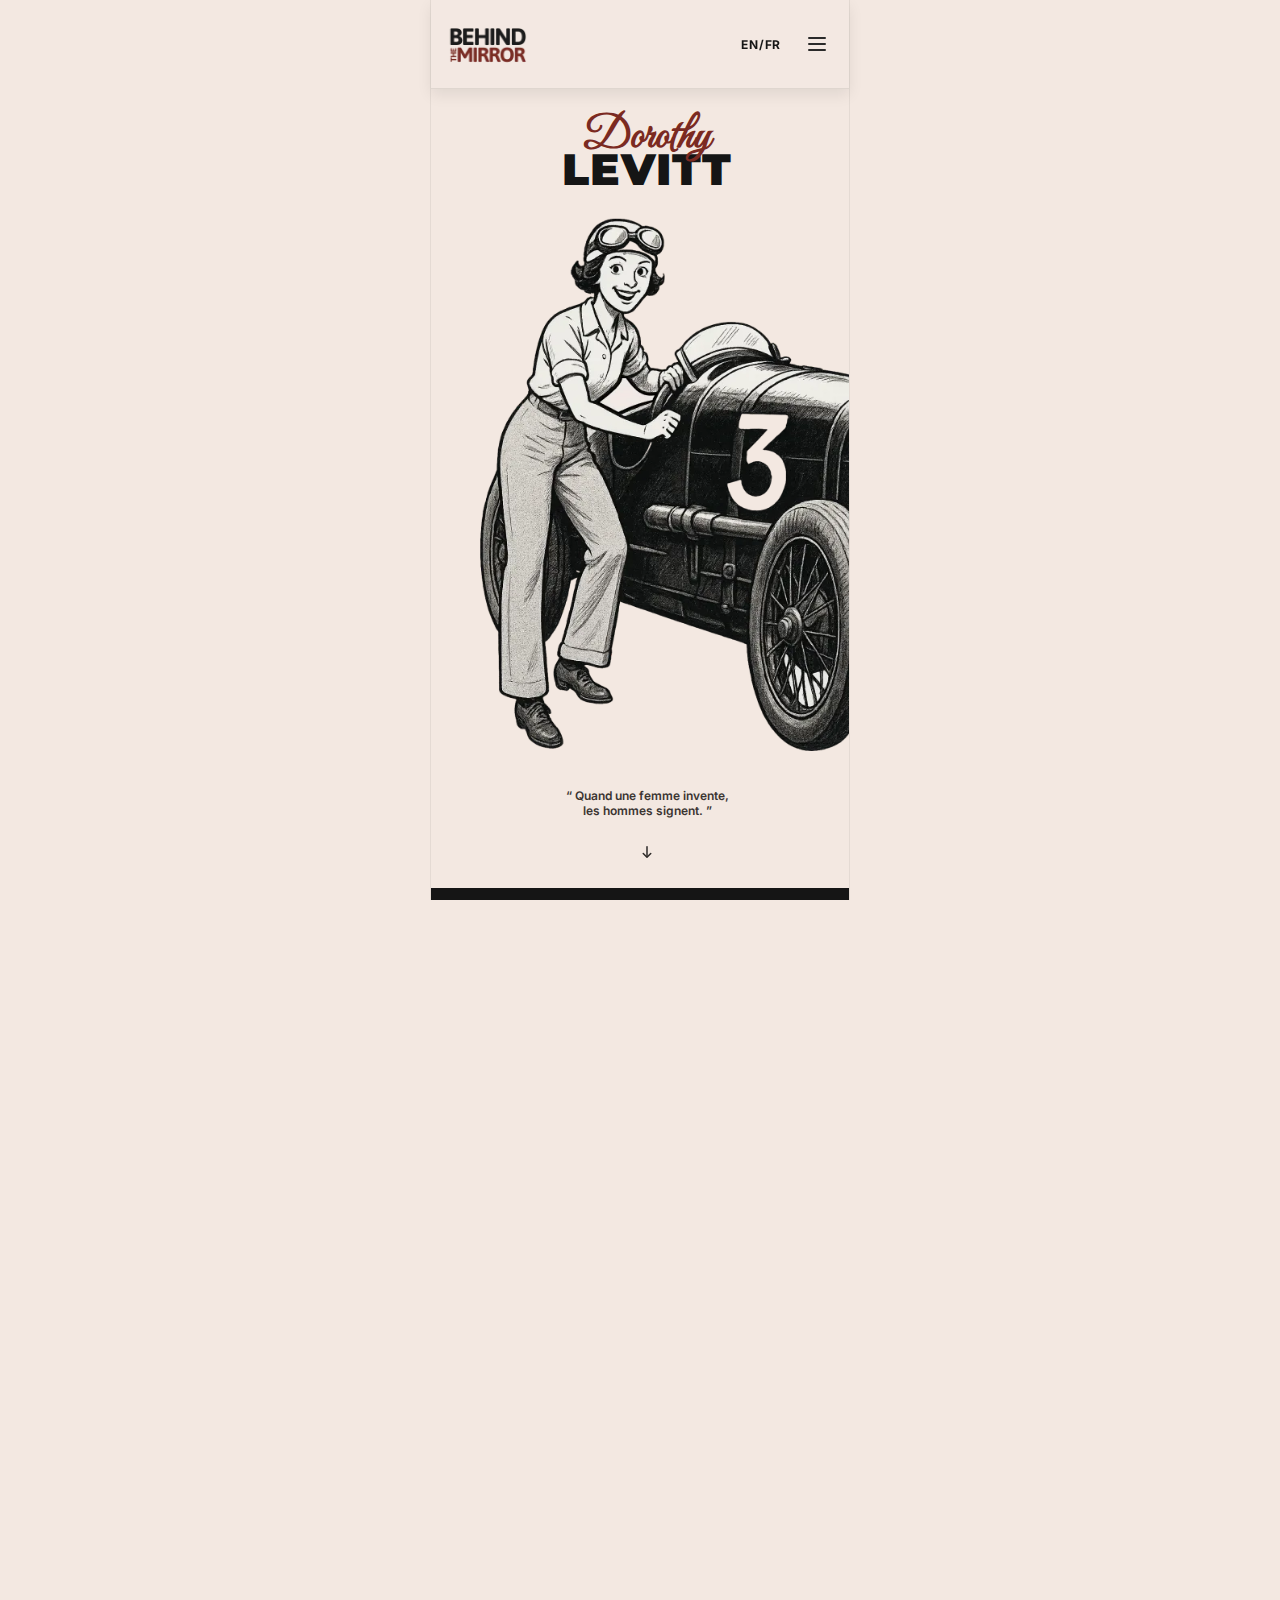
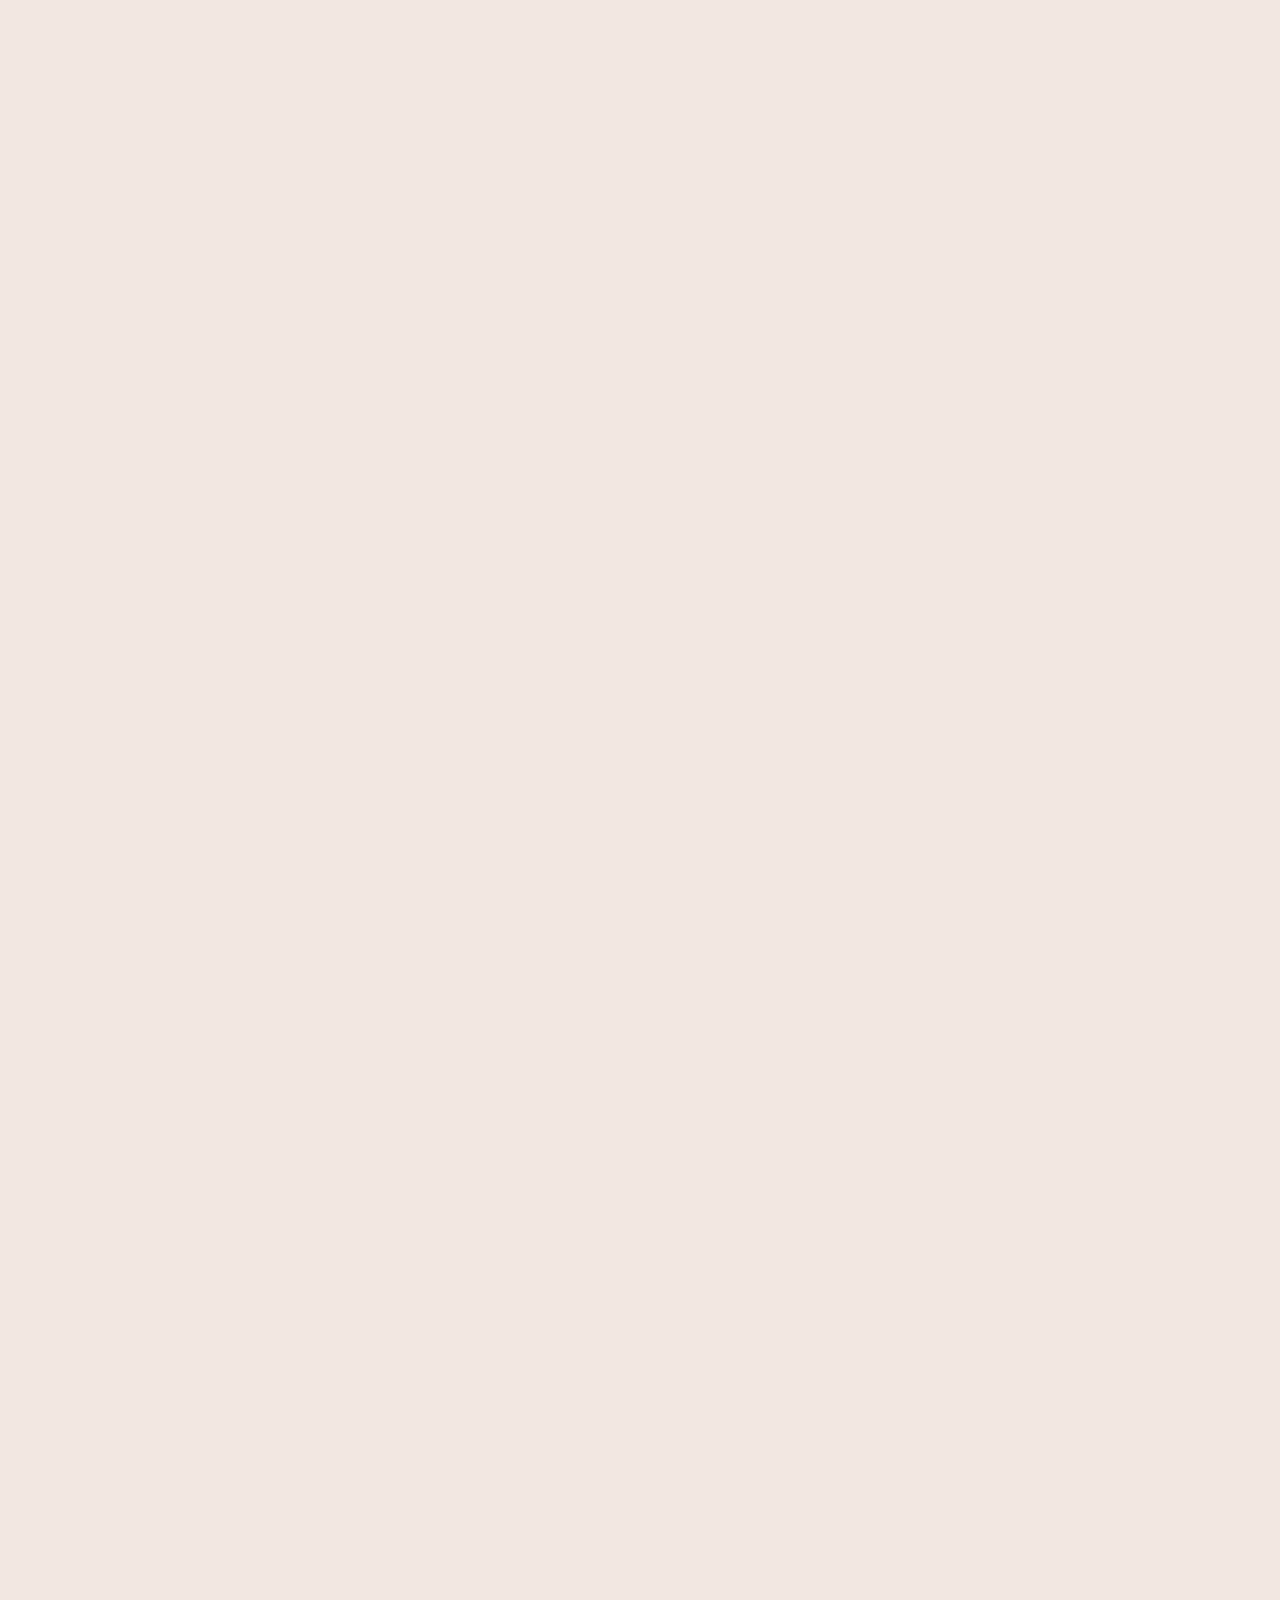
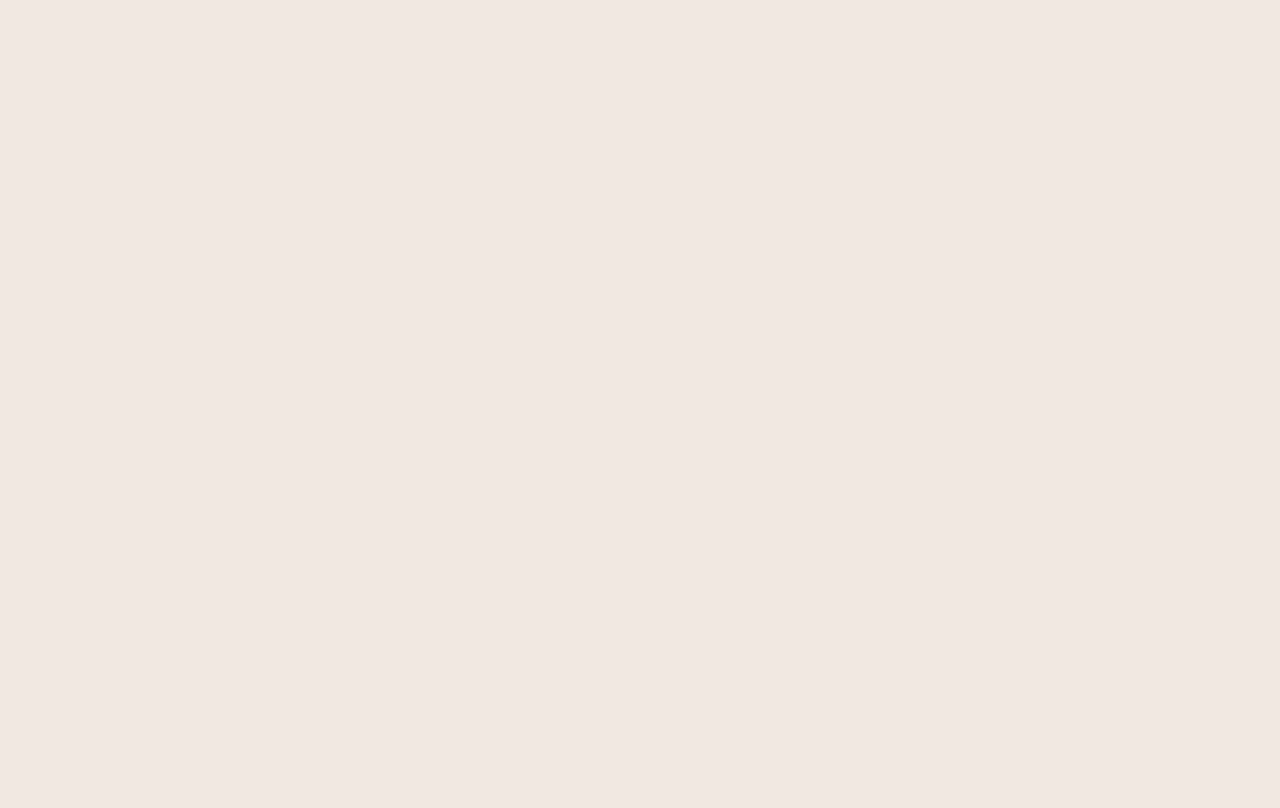
<file: index.html>
<!doctype html>
<html lang="fr">
  <head>
    <meta charset="UTF-8" />
    <meta name="viewport" content="width=device-width, initial-scale=1" />
    <title>Behind the Mirror | Dorothy Levitt</title>

    <!-- Fonts -->
    <link rel="preconnect" href="https://fonts.googleapis.com" />
    <link rel="preconnect" href="https://fonts.gstatic.com" crossorigin />
    <link
      href="https://fonts.googleapis.com/css2?family=Great+Vibes&family=Inter:wght@300;400;600;700;800&family=Montserrat:wght@600;700;800;900&display=swap"
      rel="stylesheet"
    />

    <!-- CSS -->
    <link rel="stylesheet" href="src/css/variables.css" />
    <link rel="stylesheet" href="src/css/base.css" />
    <link rel="stylesheet" href="src/css/layout.css" />
    <link rel="stylesheet" href="src/css/components.css" />
    <link rel="stylesheet" href="src/css/menu.css" />
  </head>

  <body>

    <!-- ================= MENU OVERLAY ================= -->
    <div class="menu-overlay" id="menuOverlay" aria-hidden="true">
      <div class="menu-panel" role="dialog" aria-modal="true" aria-label="Menu">

        <header class="menu-header">
          <div class="menu-spacer"></div>

          <div class="menu-brand">
            <img src="assets/img/logo2.webp" alt="Logo Behind Mirror" />
          </div>

          <button
            class="menu-close"
            type="button"
            id="menuClose"
            aria-label="Fermer le menu"
          >
            FERMER
          </button>
        </header>

        <nav class="menu-nav" aria-label="Navigation principale">
          <a href="index.html">ACCUEIL</a>
          <a href="dorothy.html">DOROTHY LEVITT</a>
          <a href="#">L’EFFET MATILDA</a>
          <a href="#">LES FEMMES DE SCIENCE DANS LA LITTÉRATURE</a>
          <a href="#">LE RÉTROVISEUR</a>
          <a href="#">FILMS &amp; SÉRIES</a>
          <a href="#">LE FÉMINISME</a>
        </nav>

        <div class="menu-divider" aria-hidden="true"></div>

        <nav class="menu-nav menu-nav--secondary" aria-label="Navigation secondaire">
          <a href="#">CONTACT</a>
          <a href="#">À PROPOS</a>
          <a href="#">AUTRES PROJETS</a>
        </nav>

      </div>
    </div>
    <!-- =============== FIN MENU OVERLAY =============== -->

    <!-- ================= PAGE ================= -->
    <div class="page">

      <!-- Topbar -->
      <header class="topbar">
        <a href="index.html" class="brand" aria-label="Retour à l’accueil">
          <img src="assets/img/logo1.webp" alt="Logo Behind Mirror" />
        </a>

        <div class="top-actions">
          <a class="lang" href="#" aria-label="Changer de langue">EN/FR</a>
          <button class="burger" aria-label="Ouvrir le menu">
            <span class="burger__line"></span>
          </button>
        </div>
      </header>

      <!-- Hero -->
      <section class="hero">
        <h1 class="hero-title">
          <span class="hero-title__script">Dorothy</span>
          <span class="hero-title__bold">LEVITT</span>
        </h1>

        <img
          class="hero-illustration"
          src="assets/img/home-dorothy.webp"
          alt="Illustration Dorothy Levitt"
        />

        <p class="quote">
          “ Quand une femme invente,<br />
          les hommes signent. ”
        </p>

        <div class="down" aria-hidden="true">
          <svg viewBox="0 0 24 24" fill="none">
            <path d="M12 5v12" stroke="currentColor" stroke-width="2" stroke-linecap="round"/>
            <path d="M7 14l5 5 5-5" stroke="currentColor" stroke-width="2" stroke-linecap="round" stroke-linejoin="round"/>
          </svg>
        </div>
      </section>

      <!-- Intro -->
      <section class="intro">
        <p>
          Dorothy Levitt fut la première femme pilote automobile (1903).
          Elle a inventé l’usage du rétroviseur en 1904, au volant d’une voiture.
          Célèbre pour donner à son public, à travers l’effet Matilda,
          la priorité qu’ils lui sous-estimaient.
        </p>
      </section>

      <!-- Feed -->
      <main class="feed">

        <article class="card">
          <img class="card__media" src="assets/img/dorothy.webp" alt="Dorothy Levitt" />
          <div class="card__body">
            <h2 class="card__title">Dorothy Levitt, la femme la plus rapide du monde</h2>
            <p class="card__desc">
              Première femme pilote automobile, Dorothy Levitt défie les hommes et l’époque.
            </p>
            <a class="btn" href="#">Lire la suite</a>
          </div>
        </article>

        <article class="card">
          <img class="card__media" src="assets/img/matilda.webp" alt="Effet Matilda" />
          <div class="card__body">
            <h2 class="card__title">L’effet Matilda, quand les femmes disparaissent</h2>
            <p class="card__desc">
              Un phénomène qui efface les femmes du récit des inventions.
            </p>
            <a class="btn" href="#">Lire la suite</a>
          </div>
        </article>

        <article class="card">
          <img class="card__media" src="assets/img/science.webp" alt="Femmes de science" />
          <div class="card__body">
            <h2 class="card__title">Les femmes de science dans la littérature</h2>
            <p class="card__desc">
              Des romans et biographies pour rendre justice aux femmes oubliées.
            </p>
            <a class="btn" href="#">Lire la suite</a>
          </div>
        </article>

        <article class="card">
          <img class="card__media" src="assets/img/retroviseur.webp" alt="Rétroviseur" />
          <div class="card__body">
            <h2 class="card__title">Le rétroviseur : une invention visionnaire</h2>
            <p class="card__desc">
              Une idée simple devenue indispensable, longtemps invisibilisée.
            </p>
            <a class="btn" href="#">Lire la suite</a>
          </div>
        </article>

        <article class="card">
          <img class="card__media" src="assets/img/films.webp" alt="Films et séries" />
          <div class="card__body">
            <h2 class="card__title">Films et séries : les femmes effacées à l’écran</h2>
            <p class="card__desc">
              Quand le cinéma participe à la réhabilitation des figures oubliées.
            </p>
            <a class="btn" href="#">Lire la suite</a>
          </div>
        </article>

        <article class="card">
          <img class="card__media" src="assets/img/feminisme.webp" alt="Féminisme" />
          <div class="card__body">
            <h2 class="card__title">Le féminisme, livre d’Andrée Michel</h2>
            <p class="card__desc">
              Un ouvrage fondamental sur la reconnaissance des femmes.
            </p>
            <a class="btn" href="#">Lire la suite</a>
          </div>
        </article>

      </main>

      <!-- Footer -->
      <footer class="footer">
        <a href="index.html" class="footer__brand" aria-label="Retour à l’accueil">
          <img src="assets/img/logo3.webp" alt="Logo Behind Mirror" />
        </a>

        <p class="footer__text">
          Behind the Mirror est un projet éditorial qui met en lumière les femmes
          invisibilisées par l’histoire des sciences, des inventions et de la culture.
        </p>

        <h3 class="footer__title">Explorer</h3>

        <nav class="footer__links">
          <a href="#">Dorothy Levitt</a>
          <a href="#">L’effet Matilda</a>
          <a href="#">Femmes de science</a>
          <a href="#">Le rétroviseur</a>
          <a href="#">Films &amp; séries</a>
          <a href="#">Le féminisme</a>
        </nav>

        <div class="legal">
          <a href="#">Contact</a>
          <a href="#">Mentions légales</a>
          <a href="#">À propos</a>
          <a href="#">Autres projets</a>
        </div>

        <div class="footer__signature">
          © 2026 — Behind the Mirror · Tous droits réservés
        </div>
        
      </footer>

    </div>
    <!-- =============== FIN PAGE =============== -->

    <!-- JS -->
    <script src="src/js/menu.js"></script>

  </body>
</html>
</file>
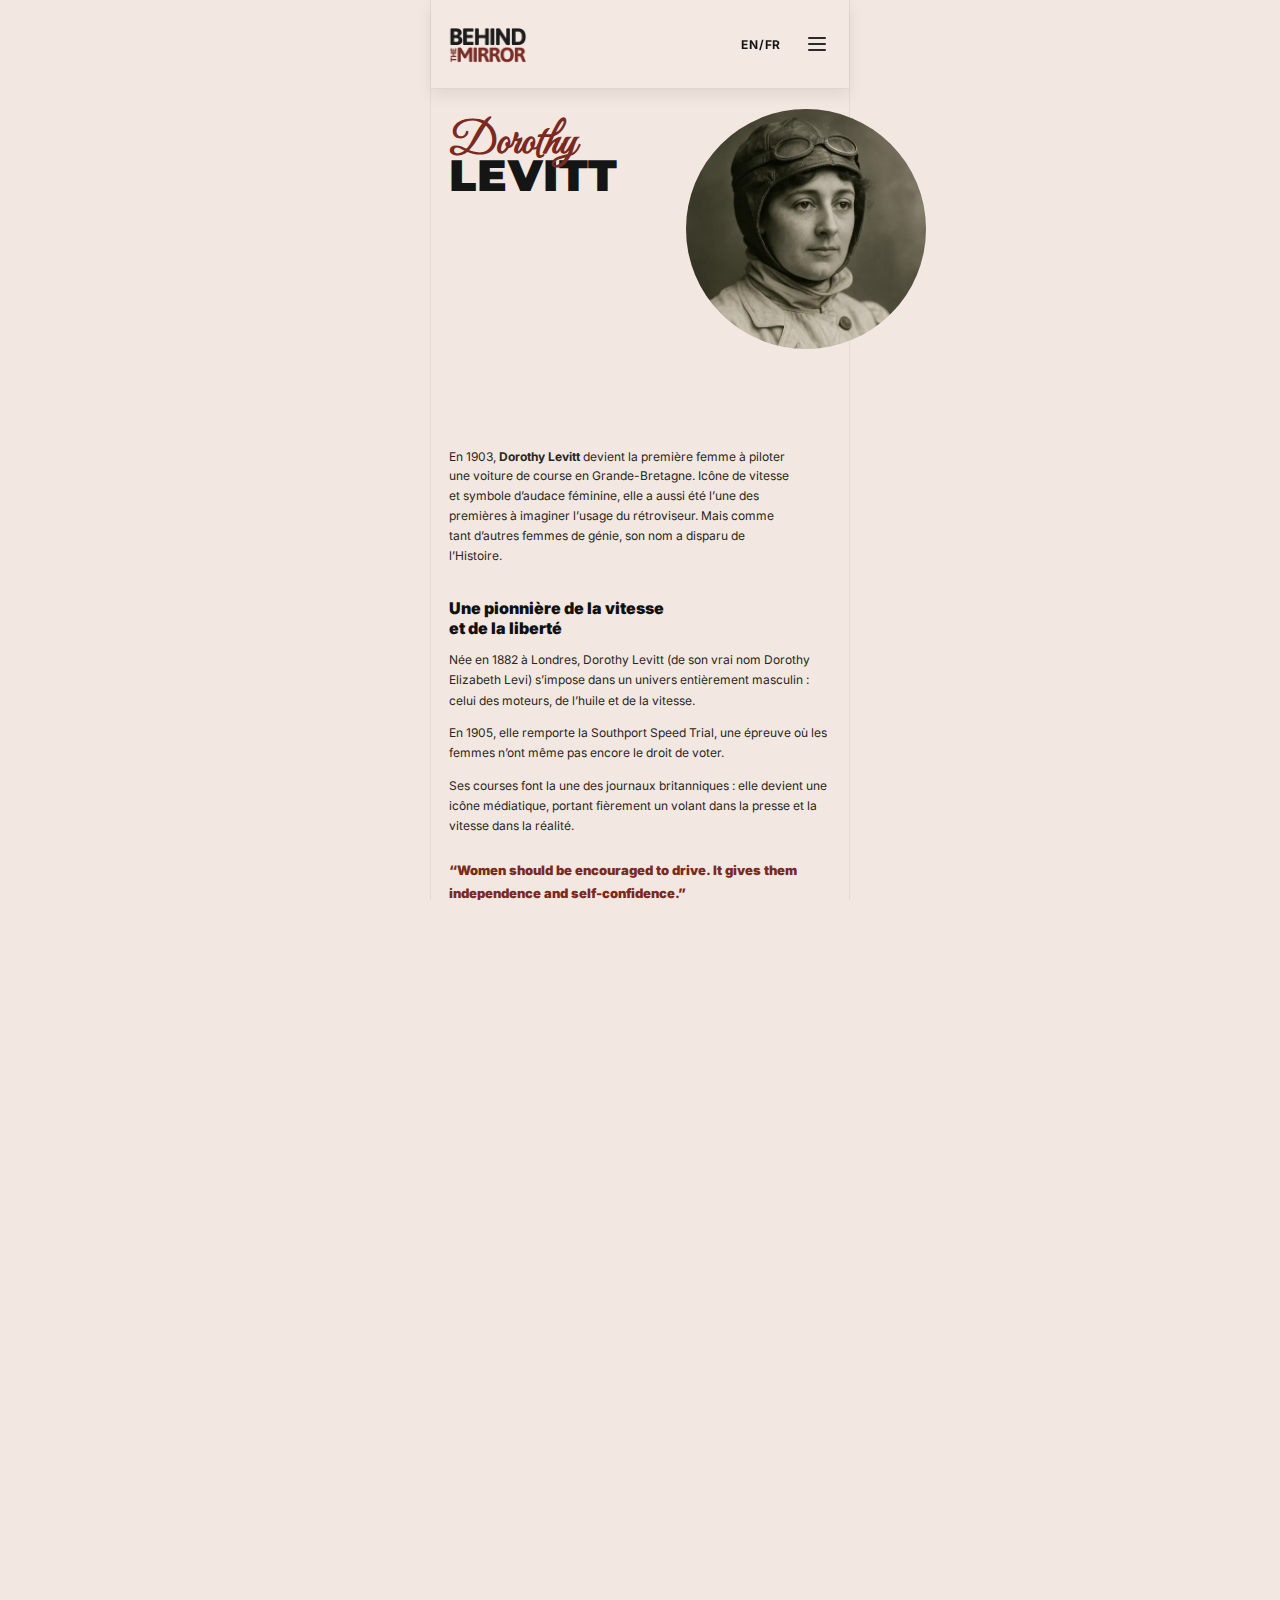
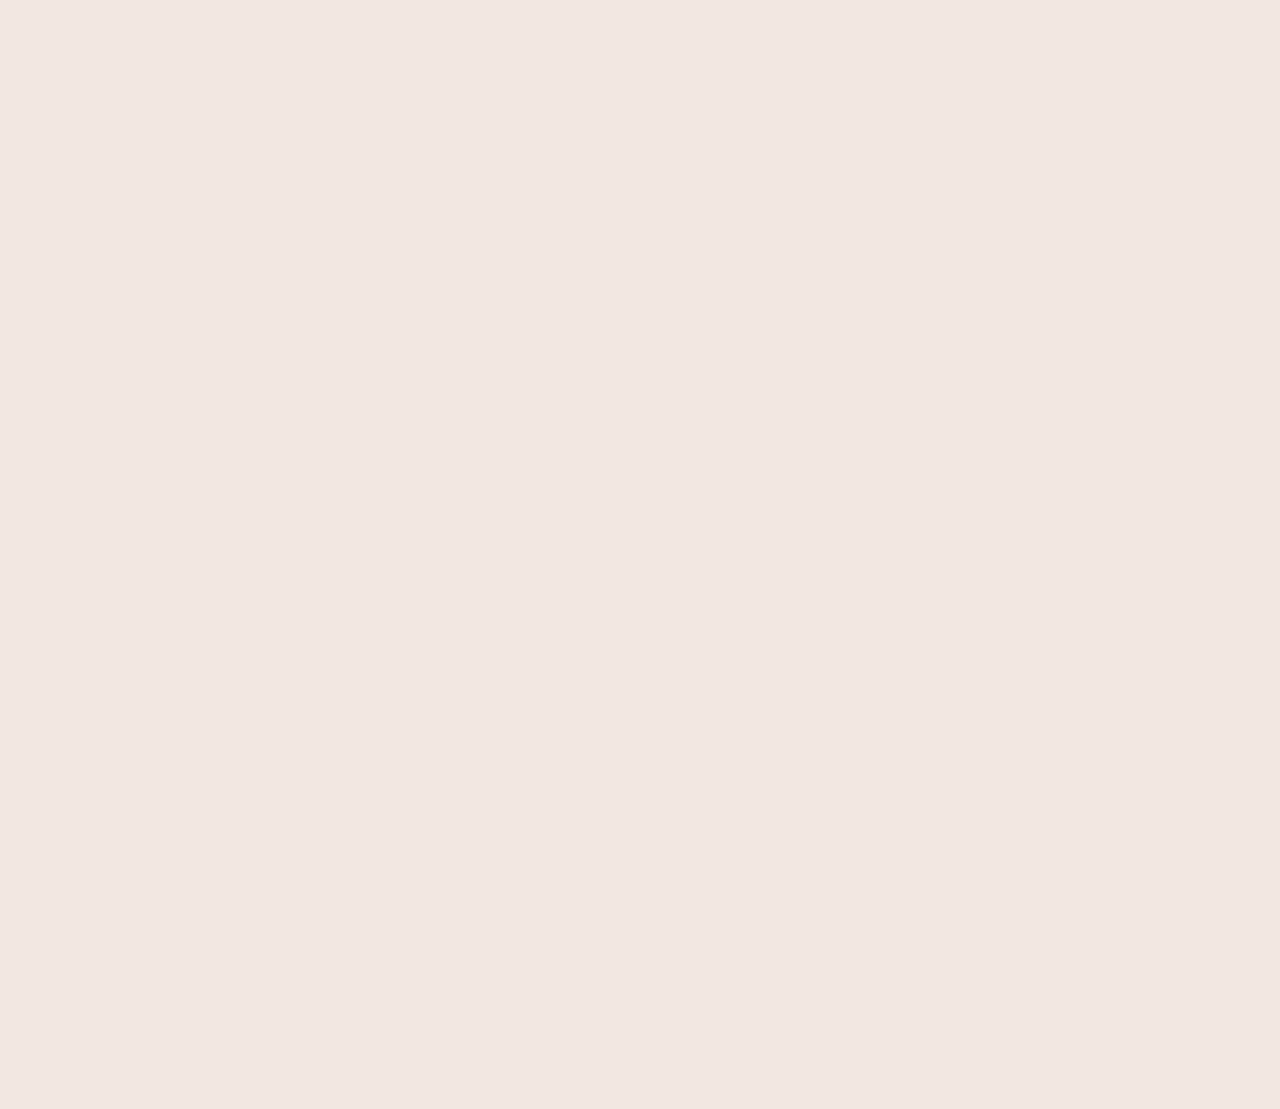
<file: dorothy.html>
<!doctype html>
<html lang="fr">
  <head>
    <meta charset="UTF-8" />
    <meta name="viewport" content="width=device-width, initial-scale=1" />
    <title>Behind the Mirror | Dorothy Levitt</title>

    <!-- Fonts -->
    <link rel="preconnect" href="https://fonts.googleapis.com" />
    <link rel="preconnect" href="https://fonts.gstatic.com" crossorigin />
    <link
      href="https://fonts.googleapis.com/css2?family=Great+Vibes&family=Inter:wght@300;400;600;700;800&family=Montserrat:wght@600;700;800;900&display=swap"
      rel="stylesheet"
    />

    <!-- CSS global -->
    <link rel="stylesheet" href="src/css/variables.css" />
    <link rel="stylesheet" href="src/css/base.css" />
    <link rel="stylesheet" href="src/css/layout.css" />
    <link rel="stylesheet" href="src/css/components.css" />

    <!-- Menu overlay -->
    <link rel="stylesheet" href="src/css/menu.css" />

    <!-- CSS page article -->
    <link rel="stylesheet" href="src/css/article.css" />
  </head>

  <body>
    <!-- ================= MENU OVERLAY (même que index) ================= -->
    <div class="menu-overlay" id="menuOverlay" aria-hidden="true">
      <div class="menu-panel" role="dialog" aria-modal="true" aria-label="Menu">
        <header class="menu-header">
          <div class="menu-spacer"></div>

          <div class="menu-brand">
            <img src="assets/img/logo1.webp" alt="Logo Behind Mirror" />
          </div>

          <button
            class="menu-close"
            type="button"
            id="menuClose"
            aria-label="Fermer le menu"
          >
            FERMER
          </button>
        </header>

        <nav class="menu-nav" aria-label="Navigation principale">
          <a href="index.html">ACCUEIL</a>
          <a href="dorothy.html">DOROTHY LEVITT</a>
          <a href="#">L’EFFET MATILDA</a>
          <a href="#">LES FEMMES DE SCIENCE DANS LA LITTÉRATURE</a>
          <a href="#">LE RÉTROVISEUR</a>
          <a href="#">FILMS &amp; SÉRIES</a>
          <a href="#">LE FÉMINISME</a>
        </nav>

        <div class="menu-divider" aria-hidden="true"></div>

        <nav class="menu-nav menu-nav--secondary" aria-label="Navigation secondaire">
          <a href="#">CONTACT</a>
          <a href="#">À PROPOS</a>
          <a href="#">AUTRES PROJETS</a>
        </nav>
      </div>
    </div>
    <!-- ================= FIN MENU OVERLAY ================= -->

    <div class="page">
      <!-- Topbar (même style que index) -->
      <header class="topbar">
        <a href="index.html" class="brand" aria-label="Retour à l’accueil">
          <img src="assets/img/logo1.webp" alt="Logo Behind Mirror" />
        </a>

        <div class="top-actions">
          <a class="lang" href="#" aria-label="Changer de langue">EN/FR</a>
          <button class="burger" aria-label="Ouvrir le menu">
            <span class="burger__line"></span>
          </button>
        </div>
      </header>

      <!-- ================= ARTICLE ================= -->
      <main class="article">
        <header class="article-hero">
          <h1 class="article-title">
            <span class="article-title__script">Dorothy</span>
            <span class="article-title__bold">LEVITT</span>
          </h1>

          <!-- Portrait rond -->
          <div class="article-portrait-wrap">
            <img
              class="article-portrait"
              src="assets/img/dorothy.webp"
              alt="Portrait de Dorothy Levitt"
            />
          </div>

          <p class="article-intro">
            En 1903, <strong>Dorothy Levitt</strong> devient la première femme à piloter une voiture
            de course en Grande-Bretagne. Icône de vitesse et symbole d’audace féminine, elle a aussi
            été l’une des premières à imaginer l’usage du rétroviseur. Mais comme tant d’autres femmes
            de génie, son nom a disparu de l’Histoire.
          </p>
        </header>

        <section class="article-section">
          <h2>Une pionnière de la vitesse<br />et de la liberté</h2>

          <p>
            Née en 1882 à Londres, Dorothy Levitt (de son vrai nom Dorothy Elizabeth Levi)
            s’impose dans un univers entièrement masculin : celui des moteurs, de l’huile et de la vitesse.
          </p>
          <p>
            En 1905, elle remporte la Southport Speed Trial, une épreuve où les femmes n’ont même pas
            encore le droit de voter.
          </p>
          <p>
            Ses courses font la une des journaux britanniques : elle devient une icône médiatique,
            portant fièrement un volant dans la presse et la vitesse dans la réalité.
          </p>

          <blockquote class="article-quote">
            “Women should be encouraged to drive. It gives them independence and self-confidence.”
            <span class="article-quote__cite">Dorothy Levitt, <em>The Woman and the Car</em> (1909)</span>
          </blockquote>
        </section>

        <section class="article-section">
          <h2>Une inventrice en avance<br />sur son temps</h2>

          <p>
            Au-delà de ses exploits sportifs, Dorothy Levitt se distingue aussi comme pédagogue et innovatrice.
          </p>
          <p>
            En 1909, elle publie <em>The Woman and the Car</em>, un manuel de conduite destiné aux femmes.
            Elle y propose une idée révolutionnaire : utiliser un petit miroir à main pour regarder derrière soi.
            Autrement dit, anticiper ce que l’on appellera plus tard… le rétroviseur.
          </p>
          <p>
            À l’époque, les voitures n’en sont pas équipées. Il faudra attendre plusieurs années avant que cette
            invention devienne un standard, souvent sans qu’on n’en cite jamais l’origine.
          </p>

          <!-- Image + légende -->
          <figure class="article-figure">
            <img
              class="article-figure__img"
              src="assets/img/voiture.webp"
              alt="Dorothy Levitt au volant"
            />
            <figcaption class="article-figure__cap">
              Dorothy Levitt & sa voiture de course.
            </figcaption>
          </figure>
        </section>

        <section class="article-section">
          <h2>Une femme libre, mais<br />effacée par l’Histoire</h2>

          <p>
            Malgré son talent et sa notoriété médiatique, Dorothy Levitt disparaît progressivement des archives
            après 1910.
          </p>
          <p>
            Peu d’informations subsistent sur sa vie après ses courses. Certaines sources évoquent des problèmes
            de santé, d’autres un retrait volontaire face à la pression sociale.
          </p>
          <p>
            Ce qui est certain, c’est que ses exploits ont été effacés des livres d’histoire automobile, souvent
            attribués à des pilotes masculins.
          </p>

          <blockquote class="article-quote article-quote--small">
            “Dorothy Levitt n’était pas seulement une pilote. Elle était une ingénieure, une écrivaine,
            une visionnaire.”
            <span class="article-quote__cite">Margaret Rossiter, historienne des sciences</span>
          </blockquote>
        </section>

        <section class="article-section">
          <h2>Héritage<br />et réhabilitation</h2>

          <p>
            Aujourd’hui, Dorothy Levitt est redécouverte comme une figure majeure de l’histoire automobile
            et féministe.
          </p>
          <p>
            Des articles, expositions et documentaires lui redonnent peu à peu la place qu’elle mérite.
          </p>
          <p>
            Son héritage dépasse la simple performance : elle incarne la conquête de l’autonomie féminine
            à travers la vitesse, la maîtrise et l’innovation.
          </p>
        </section>

        <section class="article-readalso">
          <h3>LIRE AUSSI</h3>
          <ul class="article-links">
            <li><a href="#">→ L’EFFET MATILDA</a></li>
            <li><a href="#">→ LE RÉTROVISEUR</a></li>
            <li><a href="#">→ LE FÉMINISME</a></li>
          </ul>
        </section>
      </main>

      <!-- Footer (reprend ton footer existant) -->
      <footer class="footer">
        <a href="index.html" class="footer__brand" aria-label="Retour à l’accueil">
          <img src="assets/img/logo3.webp" alt="Logo Behind Mirror" />
        </a>

        <p class="footer__text">
          Behind the Mirror est un projet éditorial qui met en lumière les femmes
          invisibilisées par l’histoire des sciences, des inventions et de la culture.
        </p>

        <h3 class="footer__title">Explorer</h3>

        <nav class="footer__links">
          <a href="#">Dorothy Levitt</a>
          <a href="#">L’effet Matilda</a>
          <a href="#">Femmes de science</a>
          <a href="#">Le rétroviseur</a>
          <a href="#">Films &amp; séries</a>
          <a href="#">Le féminisme</a>
        </nav>

        <div class="legal">
          <a href="#">Contact</a>
          <a href="#">Mentions légales</a>
          <a href="#">À propos</a>
          <a href="#">Autres projets</a>
        </div>

        <div class="footer__signature">
          © 2026 — Behind the Mirror · Tous droits réservés
        </div>
        
      </footer>
    </div>

    <!-- JS menu -->
    <script src="src/js/menu.js"></script>
  </body>
</html>
</file>
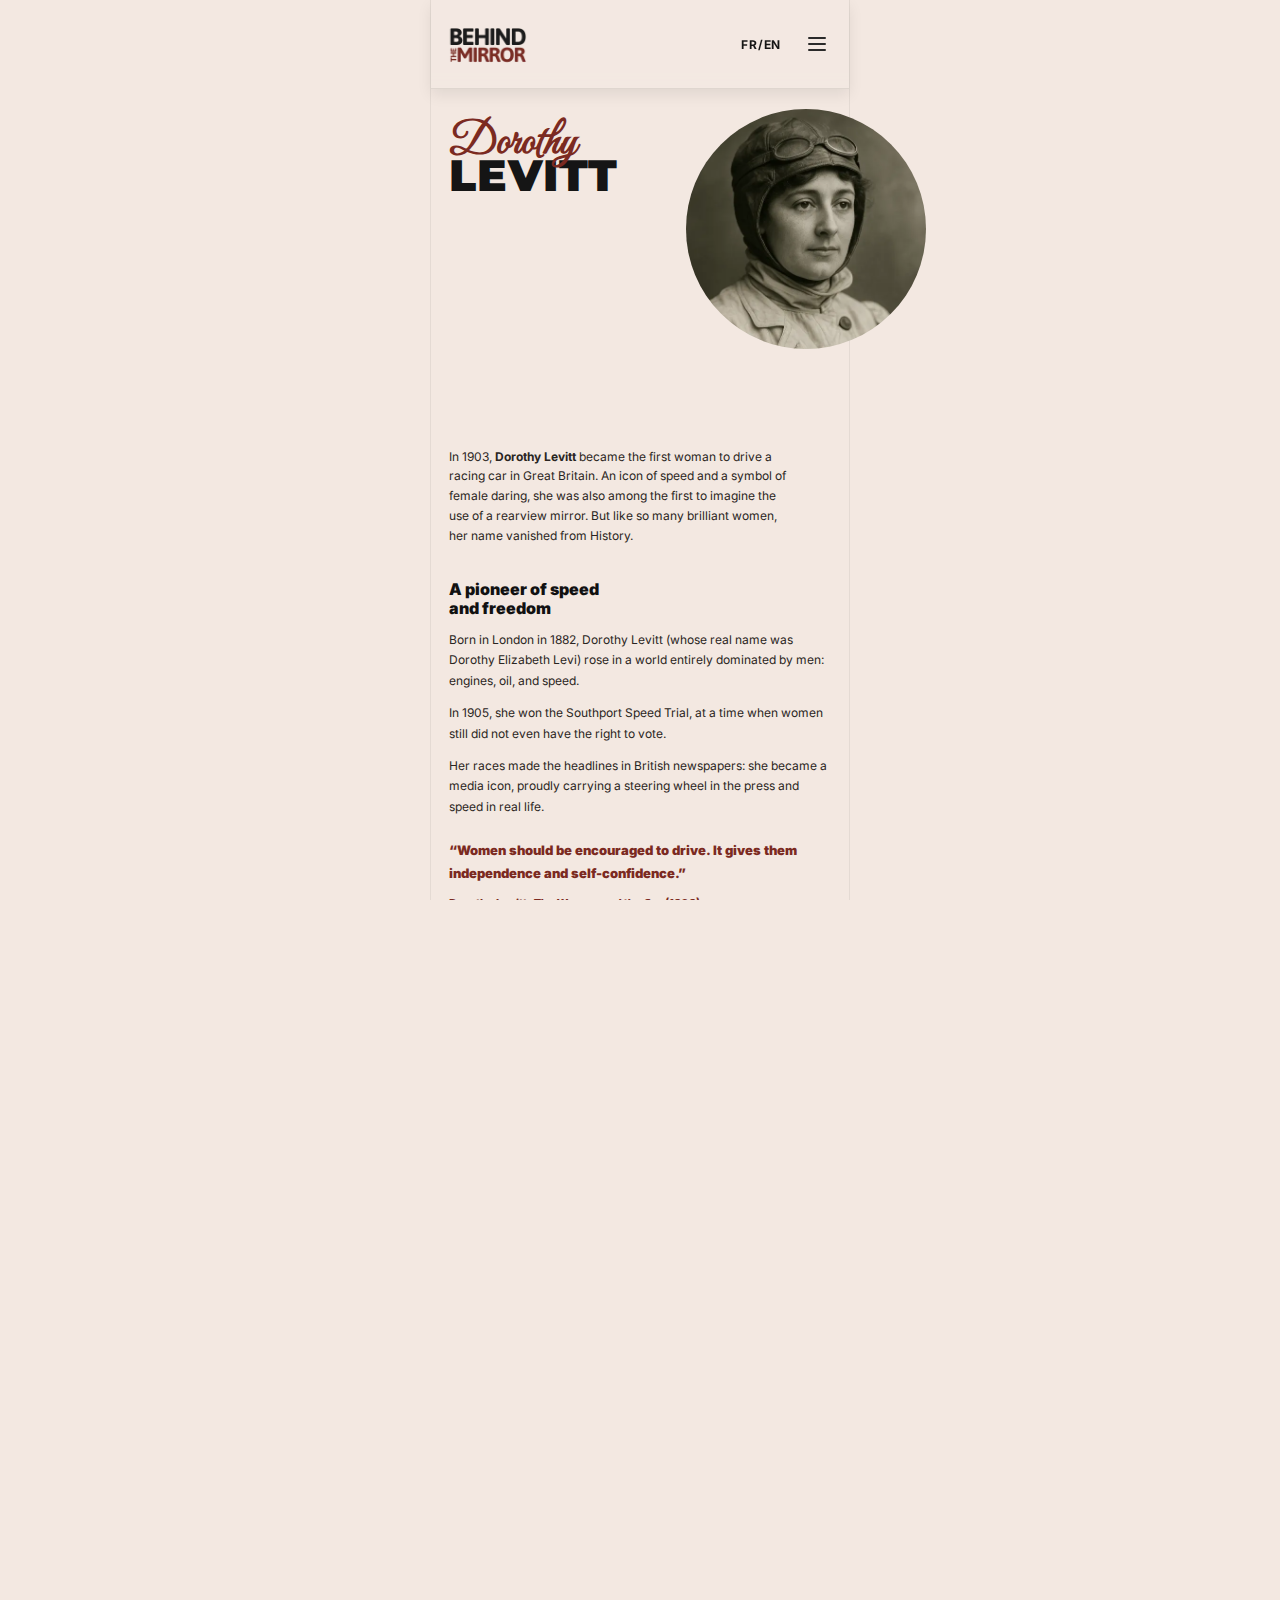
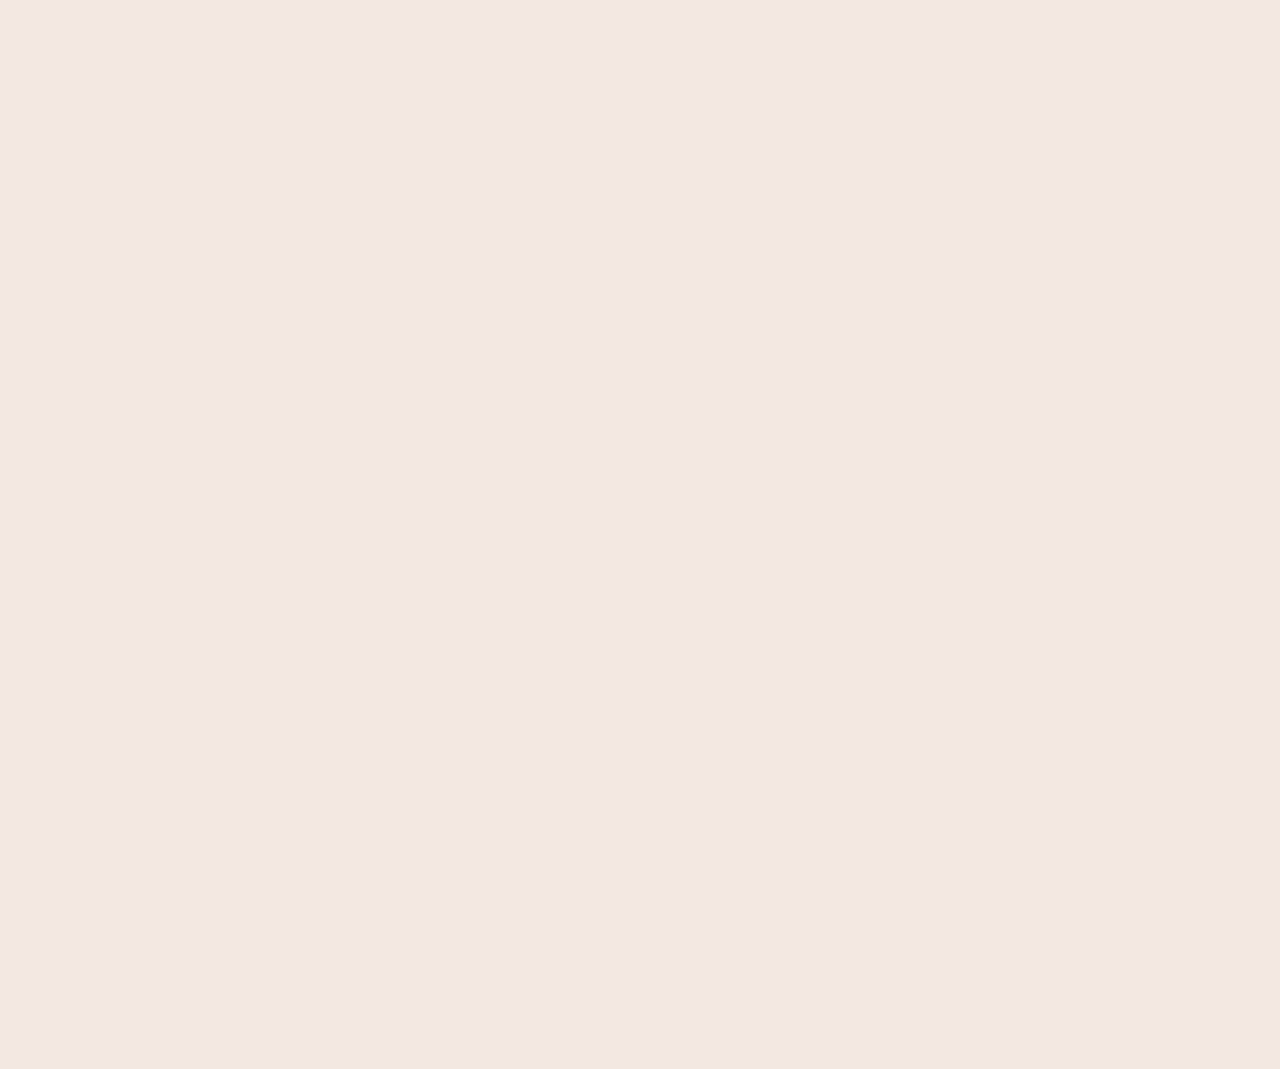
<file: en/dorothy-en.html>
<!doctype html>
<html lang="en">
  <head>
    <meta charset="UTF-8" />
    <meta name="viewport" content="width=device-width, initial-scale=1" />
    <title>Behind the Mirror | Dorothy Levitt</title>

    <!-- Fonts -->
    <link rel="preconnect" href="https://fonts.googleapis.com" />
    <link rel="preconnect" href="https://fonts.gstatic.com" crossorigin />
    <link
      href="https://fonts.googleapis.com/css2?family=Great+Vibes&family=Inter:wght@300;400;600;700;800&family=Montserrat:wght@600;700;800;900&display=swap"
      rel="stylesheet"
    />

    <!-- CSS global -->
    <link rel="stylesheet" href="../../src/css/variables.css" />
    <link rel="stylesheet" href="../../src/css/base.css" />
    <link rel="stylesheet" href="../../src/css/layout.css" />
    <link rel="stylesheet" href="../../src/css/components.css" />

    <!-- Menu overlay -->
    <link rel="stylesheet" href="../../src/css/menu.css" />

    <!-- CSS page article -->
    <link rel="stylesheet" href="../../src/css/article.css" />
  </head>

  <body>
    <!-- ================= MENU OVERLAY (same as index) ================= -->
    <div class="menu-overlay" id="menuOverlay" aria-hidden="true">
      <div class="menu-panel" role="dialog" aria-modal="true" aria-label="Menu">
        <header class="menu-header">
          <div class="menu-spacer"></div>

          <div class="menu-brand">
            <img src="../../assets/img/logo2.webp" alt="Behind Mirror logo" />
          </div>

          <button
            class="menu-close"
            type="button"
            id="menuClose"
            aria-label="Close menu"
          >
            CLOSE
          </button>
        </header>

        <nav class="menu-nav" aria-label="Main navigation">
          <a href="../../index.html">HOME</a>
          <a href="../../dorothy.html">DOROTHY LEVITT</a>
          <a href="../../matilda.html">THE MATILDA EFFECT</a>
          <a href="#">WOMEN IN SCIENCE IN LITERATURE</a>
          <a href="#">THE REARVIEW MIRROR</a>
          <a href="#">FILMS &amp; SERIES</a>
          <a href="#">FEMINISM</a>
        </nav>

        <div class="menu-divider" aria-hidden="true"></div>

        <nav class="menu-nav menu-nav--secondary" aria-label="Secondary navigation">
          <a href="../../contact.html">CONTACT</a>
          <a href="#">ABOUT</a>
          <a href="../../projets.html">OTHER PROJECTS</a>
        </nav>
      </div>
    </div>
    <!-- ================= END MENU OVERLAY ================= -->

    <div class="page">
      <!-- Topbar (same style as index) -->
      <header class="topbar">
        <a href="../../index.html" class="brand" aria-label="Back to home">
          <img src="../../assets/img/logo1.webp" alt="Behind Mirror logo" />
        </a>

        <div class="top-actions">
          <a class="lang" href="/fr/dorothy.html" aria-label="Change language">FR/EN</a>
          <button class="burger" aria-label="Open menu">
            <span class="burger__line"></span>
          </button>
        </div>
      </header>

      <!-- ================= ARTICLE ================= -->
      <main class="article">
        <header class="article-hero">
          <h1 class="article-title">
            <span class="article-title__script">Dorothy</span>
            <span class="article-title__bold">LEVITT</span>
          </h1>

          <!-- Round portrait -->
          <div class="article-portrait-wrap">
            <img
              class="article-portrait"
              src="../../assets/img/dorothy.webp"
              alt="Portrait of Dorothy Levitt"
            />
          </div>

          <p class="article-intro">
            In 1903, <strong>Dorothy Levitt</strong> became the first woman to drive a racing car
            in Great Britain. An icon of speed and a symbol of female daring, she was also
            among the first to imagine the use of a rearview mirror. But like so many brilliant
            women, her name vanished from History.
          </p>
        </header>

        <section class="article-section">
          <h2>A pioneer of speed<br />and freedom</h2>

          <p>
            Born in London in 1882, Dorothy Levitt (whose real name was Dorothy Elizabeth Levi)
            rose in a world entirely dominated by men: engines, oil, and speed.
          </p>
          <p>
            In 1905, she won the Southport Speed Trial, at a time when women still did not even
            have the right to vote.
          </p>
          <p>
            Her races made the headlines in British newspapers: she became a media icon,
            proudly carrying a steering wheel in the press and speed in real life.
          </p>

          <blockquote class="article-quote">
            “Women should be encouraged to drive. It gives them independence and self-confidence.”
            <span class="article-quote__cite">Dorothy Levitt, <em>The Woman and the Car</em> (1909)</span>
          </blockquote>
        </section>

        <section class="article-section">
          <h2>An inventor ahead<br />of her time</h2>

          <p>
            Beyond her sporting achievements, Dorothy Levitt also stood out as a teacher and innovator.
          </p>
          <p>
            In 1909, she published <em>The Woman and the Car</em>, a driving guide written for women.
            In it, she suggested a revolutionary idea: using a small hand mirror to look behind.
            In other words, anticipating what would later be called… the rearview mirror.
          </p>
          <p>
            At the time, cars were not equipped with such a device. It would take years for this
            invention to become standard, often without anyone ever crediting its origin.
          </p>

          <!-- Image + caption -->
          <figure class="article-figure">
            <img
              class="article-figure__img"
              src="../../assets/img/voiture.webp"
              alt="Dorothy Levitt driving"
            />
            <figcaption class="article-figure__cap">
              Dorothy Levitt and her race car.
            </figcaption>
          </figure>
        </section>

        <section class="article-section">
          <h2>A free woman, yet<br />erased by History</h2>

          <p>
            Despite her talent and media fame, Dorothy Levitt gradually disappeared from archives
            after 1910.
          </p>
          <p>
            Little information remains about her life after racing. Some sources mention health issues;
            others suggest a voluntary retreat under social pressure.
          </p>
          <p>
            What is certain is that her achievements were erased from automotive history books,
            often attributed to male drivers.
          </p>

          <blockquote class="article-quote article-quote--small">
            “Dorothy Levitt was not only a driver. She was an engineer, a writer, a visionary.”
            <span class="article-quote__cite">Margaret Rossiter, historian of science</span>
          </blockquote>
        </section>

        <section class="article-section">
          <h2>Legacy<br />and rediscovery</h2>

          <p>
            Today, Dorothy Levitt is being rediscovered as a major figure in automotive
            and feminist history.
          </p>
          <p>
            Articles, exhibitions, and documentaries are gradually restoring the place she deserves.
          </p>
          <p>
            Her legacy goes beyond performance: she embodies women’s conquest of autonomy
            through speed, mastery, and innovation.
          </p>
        </section>

        <section class="article-readalso">
          <h3>READ ALSO</h3>
          <ul class="article-links">
            <li><a href="#">→ THE MATILDA EFFECT</a></li>
            <li><a href="#">→ THE REARVIEW MIRROR</a></li>
            <li><a href="#">→ FEMINISM</a></li>
          </ul>
        </section>
      </main>

      <!-- Footer (keeps your footer layout) -->
      <footer class="footer">
        <a href="../../index.html" class="footer__brand" aria-label="Back to home">
          <img src="../../assets/img/logo3.webp" alt="Behind Mirror logo" />
        </a>

        <p class="footer__text">
          Behind the Mirror is an editorial project that highlights women
          erased from the history of science, invention, and culture.
        </p>

        <h3 class="footer__title">Explore</h3>

        <nav class="footer__links">
          <a href="#">Dorothy Levitt</a>
          <a href="#">The Matilda Effect</a>
          <a href="#">Women in science</a>
          <a href="#">The rearview mirror</a>
          <a href="#">Films &amp; series</a>
          <a href="#">Feminism</a>
        </nav>

        <div class="legal">
          <a href="/en/contact.html">Contact</a>
          <a href="#">Legal notice</a>
          <a href="#">About</a>
          <a href="/en/projects.html">Other projects</a>
        </div>

        <div class="footer__signature">
          © 2026 — Behind the Mirror · All rights reserved
        </div>
      </footer>
    </div>

    <!-- JS menu -->
    <script src="../../src/js/menu.js"></script>
  </body>
</html>
</file>
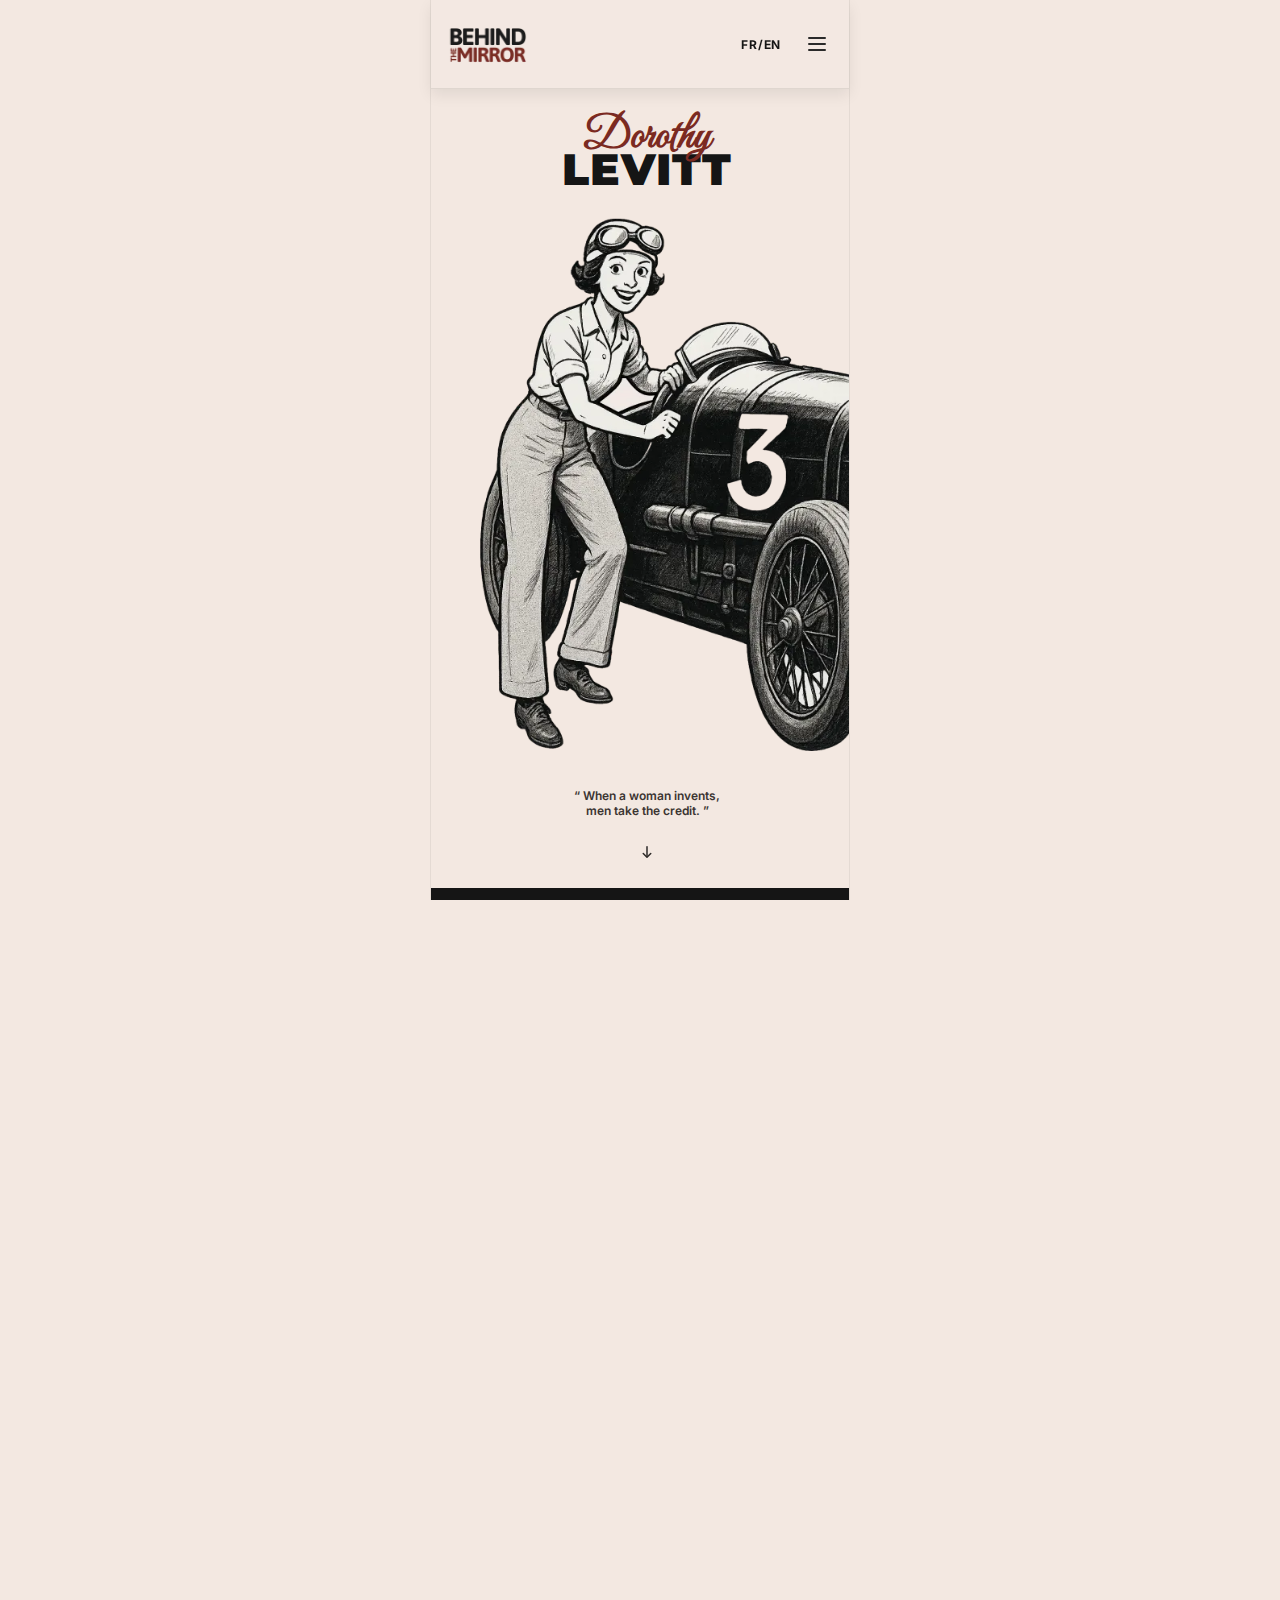
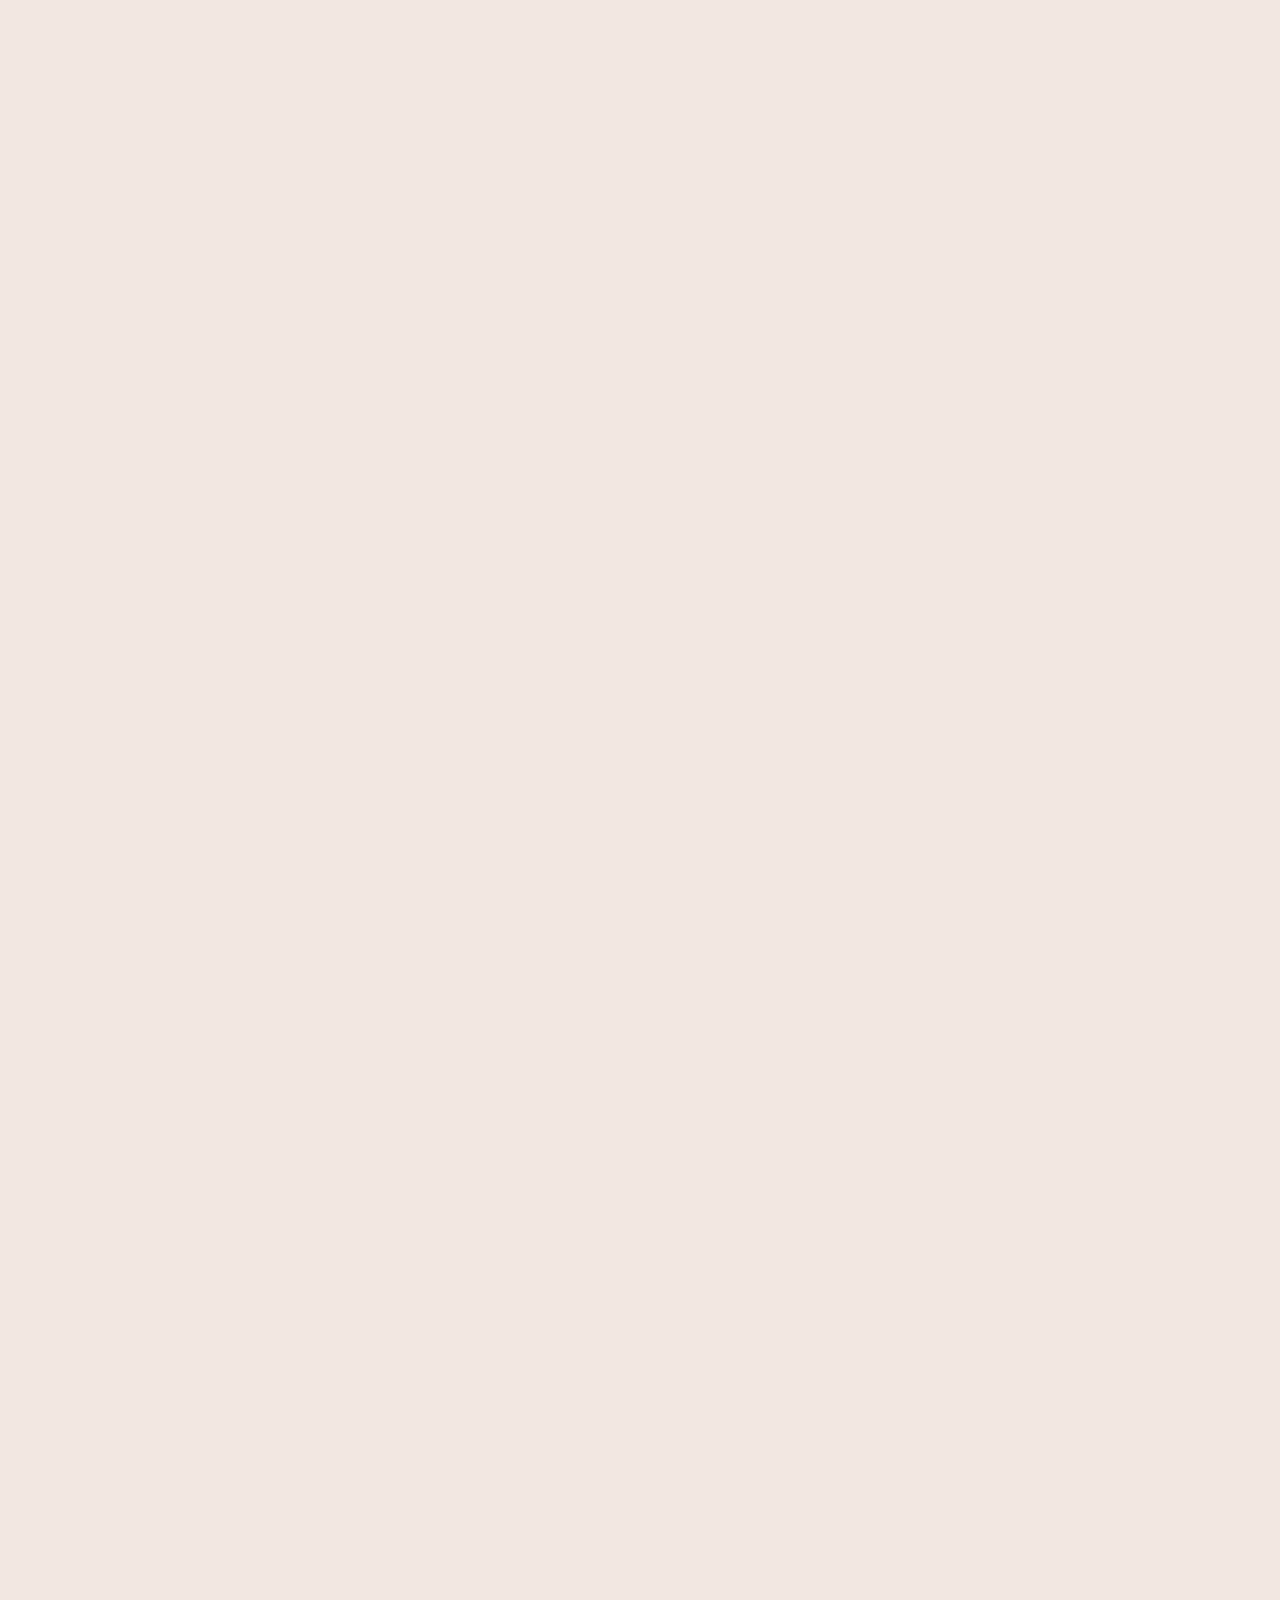
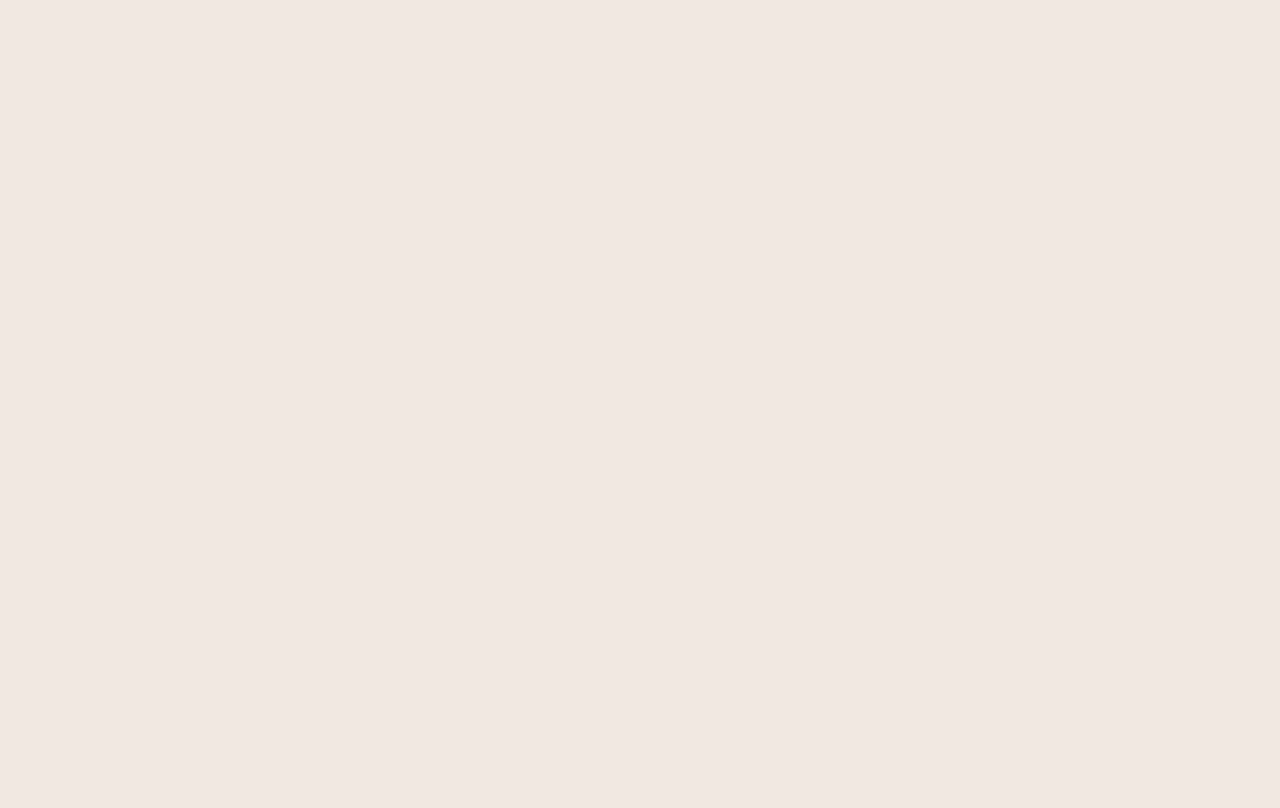
<file: en/index-en.html>
<!doctype html>
<html lang="en">
  <head>
    <meta charset="UTF-8" />
    <meta name="viewport" content="width=device-width, initial-scale=1" />
    <title>Behind the Mirror | Dorothy Levitt</title>

    <!-- Fonts -->
    <link rel="preconnect" href="https://fonts.googleapis.com" />
    <link rel="preconnect" href="https://fonts.gstatic.com" crossorigin />
    <link
      href="https://fonts.googleapis.com/css2?family=Great+Vibes&family=Inter:wght@300;400;600;700;800&family=Montserrat:wght@600;700;800;900&display=swap"
      rel="stylesheet"
    />

    <!-- CSS -->
    <link rel="stylesheet" href="../../src/css/variables.css" />
    <link rel="stylesheet" href="../../src/css/base.css" />
    <link rel="stylesheet" href="../../src/css/layout.css" />
    <link rel="stylesheet" href="../../src/css/components.css" />
    <link rel="stylesheet" href="../../src/css/menu.css" />
  </head>

  <body>

    <!-- ================= MENU OVERLAY ================= -->
    <div class="menu-overlay" id="menuOverlay" aria-hidden="true">
      <div class="menu-panel" role="dialog" aria-modal="true" aria-label="Menu">

        <header class="menu-header">
          <div class="menu-spacer"></div>

          <div class="menu-brand">
            <img src="../../assets/img/logo2.webp" alt="Behind Mirror logo" />
          </div>

          <button
            class="menu-close"
            type="button"
            id="menuClose"
            aria-label="Close menu"
          >
            CLOSE
          </button>
        </header>

        <nav class="menu-nav" aria-label="Main navigation">
          <a href="/en/index-en.html">HOME</a>
          <a href="/en/dorothy.html">DOROTHY LEVITT</a>
          <a href="/en/matilda.html">THE MATILDA EFFECT</a>
          <a href="#">WOMEN IN SCIENCE & LITERATURE</a>
          <a href="#">THE REARVIEW MIRROR</a>
          <a href="#">FILMS & SERIES</a>
          <a href="#">FEMINISM</a>
        </nav>

        <div class="menu-divider" aria-hidden="true"></div>

        <nav class="menu-nav menu-nav--secondary" aria-label="Secondary navigation">
          <a href="/en/contact.html">CONTACT</a>
          <a href="#">ABOUT</a>
          <a href="/en/projects.html">OTHER PROJECTS</a>
        </nav>

      </div>
    </div>
    <!-- =============== END MENU OVERLAY =============== -->

    <!-- ================= PAGE ================= -->
    <div class="page">

      <!-- Topbar -->
      <header class="topbar">
        <a href="/en/index-en.html" class="brand" aria-label="Back to homepage">
          <img src="../../assets/img/logo1.webp" alt="Behind Mirror logo" />
        </a>

        <div class="top-actions">
          <a class="lang" href="/fr/index.html" aria-label="Change language">FR/EN</a>
          <button class="burger" aria-label="Open menu">
            <span class="burger__line"></span>
          </button>
        </div>
      </header>

      <!-- Hero -->
      <section class="hero">
        <h1 class="hero-title">
          <span class="hero-title__script">Dorothy</span>
          <span class="hero-title__bold">LEVITT</span>
        </h1>

        <img
          class="hero-illustration"
          src="../../assets/img/home-dorothy.webp"
          alt="Illustration of Dorothy Levitt"
        />

        <p class="quote">
          “ When a woman invents,<br />
          men take the credit. ”
        </p>

        <div class="down" aria-hidden="true">
          <svg viewBox="0 0 24 24" fill="none">
            <path d="M12 5v12" stroke="currentColor" stroke-width="2" stroke-linecap="round"/>
            <path d="M7 14l5 5 5-5" stroke="currentColor" stroke-width="2" stroke-linecap="round" stroke-linejoin="round"/>
          </svg>
        </div>
      </section>

      <!-- Intro -->
      <section class="intro">
        <p>
          Dorothy Levitt was the first female racing driver (1903).
          She invented the use of the rearview mirror in 1904, while driving.
          Famous for illustrating what would later be called the Matilda Effect,
          her contributions were long underestimated.
        </p>
      </section>

      <!-- Feed -->
      <main class="feed">

        <article class="card">
          <img class="card__media" src="../../assets/img/dorothy.webp" alt="Dorothy Levitt" />
          <div class="card__body">
            <h2 class="card__title">Dorothy Levitt, the fastest woman in the world</h2>
            <p class="card__desc">
              The first female racing driver, Dorothy Levitt challenged men and her era.
            </p>
            <a class="btn" href="/en/dorothy.html">Read more</a>
          </div>
        </article>

        <article class="card">
          <img class="card__media" src="../../assets/img/matilda.webp" alt="The Matilda Effect" />
          <div class="card__body">
            <h2 class="card__title">The Matilda Effect: when women disappear</h2>
            <p class="card__desc">
              A phenomenon that erases women from the history of inventions.
            </p>
            <a class="btn" href="/en/matilda.html">Read more</a>
          </div>
        </article>

        <article class="card">
          <img class="card__media" src="../../assets/img/science.webp" alt="Women in science" />
          <div class="card__body">
            <h2 class="card__title">Women in science through literature</h2>
            <p class="card__desc">
              Novels and biographies that restore justice to forgotten women.
            </p>
            <a class="btn" href="#">Read more</a>
          </div>
        </article>

        <article class="card">
          <img class="card__media" src="../../assets/img/retroviseur.webp" alt="Rearview mirror" />
          <div class="card__body">
            <h2 class="card__title">The rearview mirror: a visionary invention</h2>
            <p class="card__desc">
              A simple idea that became essential, long erased from history.
            </p>
            <a class="btn" href="#">Read more</a>
          </div>
        </article>

        <article class="card">
          <img class="card__media" src="../../assets/img/films.webp" alt="Films and series" />
          <div class="card__body">
            <h2 class="card__title">Films & series: women erased on screen</h2>
            <p class="card__desc">
              When cinema helps rehabilitate forgotten female figures.
            </p>
            <a class="btn" href="#">Read more</a>
          </div>
        </article>

        <article class="card">
          <img class="card__media" src="../../assets/img/feminisme.webp" alt="Feminism" />
          <div class="card__body">
            <h2 class="card__title">Feminism, a book by Andrée Michel</h2>
            <p class="card__desc">
              A fundamental work on the recognition of women.
            </p>
            <a class="btn" href="#">Read more</a>
          </div>
        </article>

      </main>

      <!-- Footer -->
      <footer class="footer">
        <a href="/en/index-en.html" class="footer__brand" aria-label="Back to homepage">
          <img src="../../assets/img/logo3.webp" alt="Behind Mirror logo" />
        </a>

        <p class="footer__text">
          Behind the Mirror is an editorial project highlighting women
          erased from the history of science, invention, and culture.
        </p>

        <h3 class="footer__title">Explore</h3>

        <nav class="footer__links">
          <a href="#">Dorothy Levitt</a>
          <a href="#">The Matilda Effect</a>
          <a href="#">Women in science</a>
          <a href="#">The rearview mirror</a>
          <a href="#">Films & series</a>
          <a href="#">Feminism</a>
        </nav>

        <div class="legal">
          <a href="/en/contact.html">Contact</a>
          <a href="#">Legal notice</a>
          <a href="#">About</a>
          <a href="/en/projects.html">Other projects</a>
        </div>

        <div class="footer__signature">
          © 2026 — Behind the Mirror · All rights reserved
        </div>

      </footer>

    </div>
    <!-- =============== END PAGE =============== -->

    <!-- JS -->
    <script src="../../src/js/menu.js"></script>

  </body>
</html>
</file>
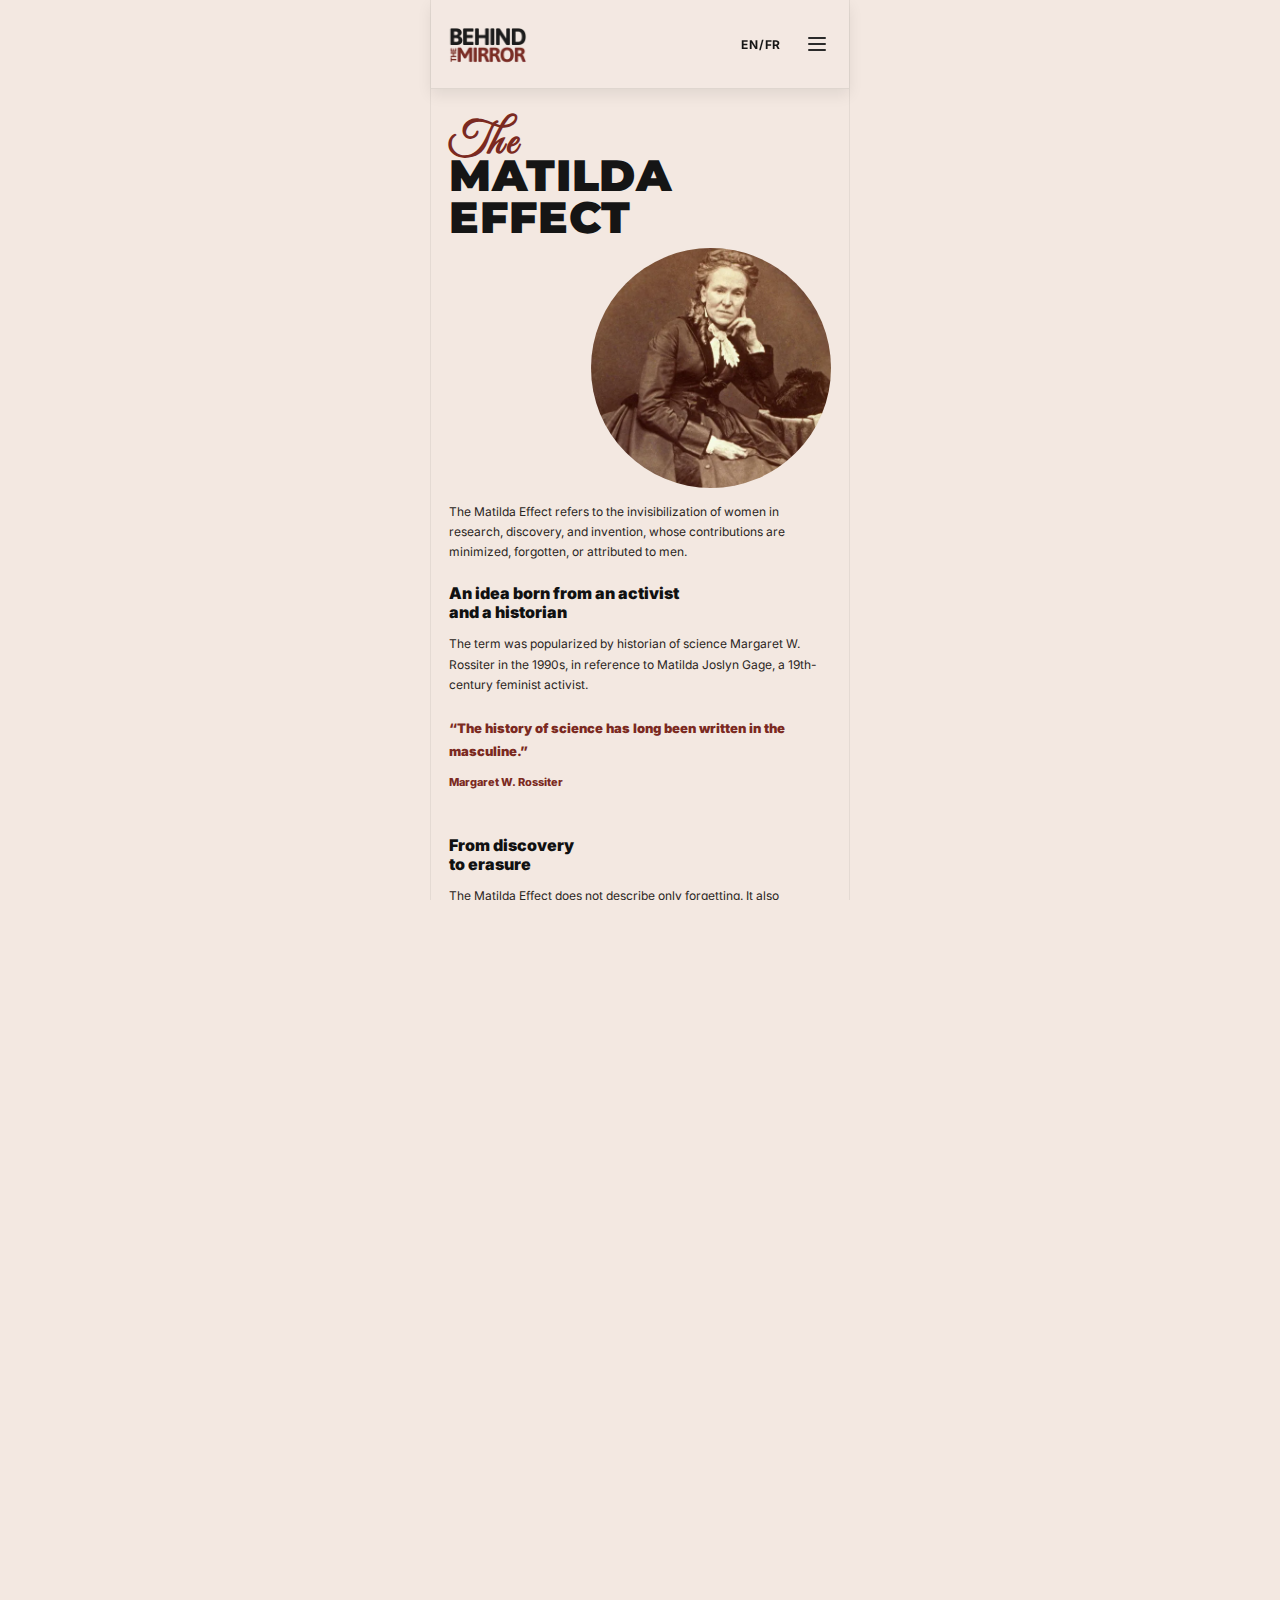
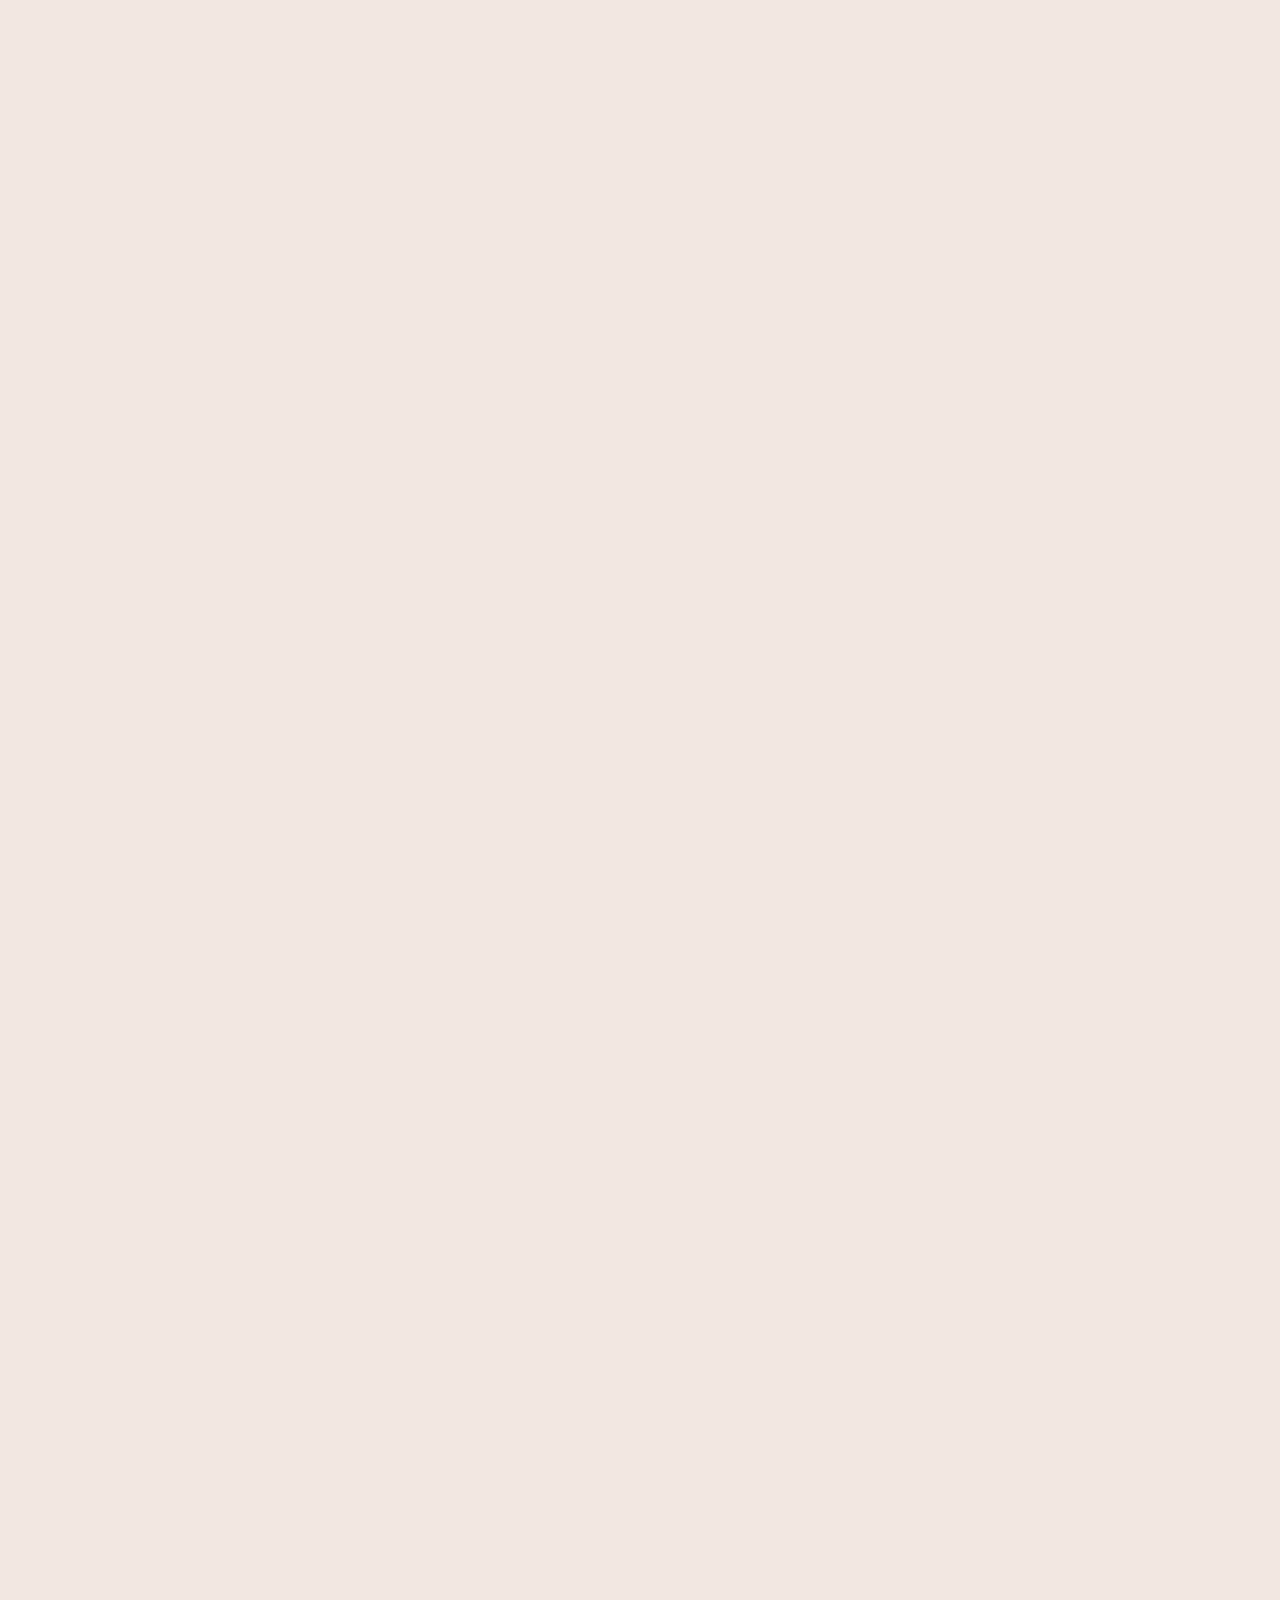
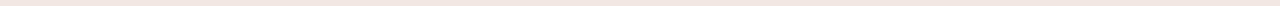
<file: en/matilda-en.html>
<!doctype html>
<html lang="en">
  <head>
    <meta charset="UTF-8" />
    <meta name="viewport" content="width=device-width, initial-scale=1" />
    <title>Behind the Mirror | The Matilda Effect</title>

    <!-- Fonts -->
    <link rel="preconnect" href="https://fonts.googleapis.com" />
    <link rel="preconnect" href="https://fonts.gstatic.com" crossorigin />
    <link
      href="https://fonts.googleapis.com/css2?family=Great+Vibes&family=Inter:wght@300;400;600;700;800&family=Montserrat:wght@600;700;800;900&display=swap"
      rel="stylesheet"
    />

    <!-- CSS global -->
    <link rel="stylesheet" href="../../src/css/variables.css" />
    <link rel="stylesheet" href="../../src/css/base.css" />
    <link rel="stylesheet" href="../../src/css/layout.css" />
    <link rel="stylesheet" href="../../src/css/components.css" />
    <link rel="stylesheet" href="../../src/css/menu.css" />

    <!-- CSS page -->
    <link rel="stylesheet" href="../../src/css/matilda.css" />
  </head>

  <body>
    <!-- ================= MENU OVERLAY ================= -->
    <div class="menu-overlay" id="menuOverlay" aria-hidden="true">
      <div class="menu-panel" role="dialog" aria-modal="true" aria-label="Menu">
        <header class="menu-header">
          <div class="menu-spacer"></div>

          <div class="menu-brand">
            <img src="../../assets/img/logo2.webp" alt="Behind Mirror logo" />
          </div>

          <button class="menu-close" type="button" id="menuClose" aria-label="Close menu">
            CLOSE
          </button>
        </header>

        <nav class="menu-nav" aria-label="Main navigation">
          <a href="../../index.html">HOME</a>
          <a href="../../dorothy.html">DOROTHY LEVITT</a>
          <a href="../../matilda.html">THE MATILDA EFFECT</a>
          <a href="#">WOMEN IN SCIENCE IN LITERATURE</a>
          <a href="#">THE REARVIEW MIRROR</a>
          <a href="#">FILMS &amp; SERIES</a>
          <a href="#">FEMINISM</a>
        </nav>

        <div class="menu-divider" aria-hidden="true"></div>

        <nav class="menu-nav menu-nav--secondary" aria-label="Secondary navigation">
          <a href="../../contact.html">CONTACT</a>
          <a href="#">ABOUT</a>
          <a href="../../projets.html">OTHER PROJECTS</a>
        </nav>
      </div>
    </div>
    <!-- ================= END MENU OVERLAY ================= -->

    <div class="page">
      <!-- Topbar -->
      <header class="topbar">
        <a href="../../index.html" class="brand" aria-label="Back to home">
          <img src="../../assets/img/logo1.webp" alt="Behind Mirror logo" />
        </a>

        <div class="top-actions">
          <a class="lang" href="/fr/matilda.html" aria-label="Change language">EN/FR</a>
          <button class="burger" aria-label="Open menu">
            <span class="burger__line"></span>
          </button>
        </div>
      </header>

      <!-- ================= MATILDA PAGE ================= -->
      <main class="matilda">
        <!-- Hero -->
        <header class="matilda-hero">
          <h1 class="matilda-title">
            <span class="matilda-title__script">The</span>
            <span class="matilda-title__bold">MATILDA EFFECT</span>
          </h1>

          <div class="matilda-hero__media">
            <img
              class="matilda-hero__img"
              src="../../assets/img/matilda.webp"
              alt="Portrait illustrating the Matilda Effect"
            />
          </div>

          <p class="matilda-intro">
            The Matilda Effect refers to the invisibilization of women in research, discovery,
            and invention, whose contributions are minimized, forgotten, or attributed to men.
          </p>
        </header>

        <!-- Block 1 -->
        <section class="matilda-section">
          <h2>An idea born from an activist<br />and a historian</h2>
          <p>
            The term was popularized by historian of science Margaret W. Rossiter in the 1990s,
            in reference to Matilda Joslyn Gage, a 19th-century feminist activist.
          </p>

          <blockquote class="quote-red">
            “The history of science has long been written in the masculine.”
            <span class="quote-red__cite">Margaret W. Rossiter</span>
          </blockquote>
        </section>

        <!-- Block 2 -->
        <section class="matilda-section">
          <h2>From discovery<br />to erasure</h2>
          <p>
            The Matilda Effect does not describe only forgetting. It also describes the mechanism:
            networks, institutions, publications, public recognition, awards… an entire system
            can shift credit away from its rightful author.
          </p>
          <ul class="matilda-bullets">
            <li>Co-signed work, but credit given to a man</li>
            <li>Discoveries attributed to a colleague/mentor</li>
            <li>Lack of citations, positions, and awards</li>
          </ul>
        </section>

        <!-- Block 3 -->
        <section class="matilda-section">
          <h2>Dorothy Levitt, a “Matilda”<br />of speed</h2>
          <p>
            Dorothy Levitt popularized the use of a mirror to see behind you, but the history
            of the rearview mirror was long told without her.
          </p>

          <blockquote class="quote-red">
            “Some inventions become obvious, and their creators disappear.”
            <span class="quote-red__cite">Editorial summary</span>
          </blockquote>
        </section>

        <!-- Block 4 -->
        <section class="matilda-section">
          <h2>Breaking the silence: toward<br />recognition</h2>
          <p>
            Rehabilitating these lives means rewriting the collective narrative.
            The Matilda Effect is also a tool to understand, document, and repair.
          </p>
        </section>

        <!-- ================= TIMELINE ================= -->
        <section class="matilda-timeline">
          <h2 class="matilda-timeline__title">“Matildas” through time</h2>

          <div class="timeline">
            <article class="timeline-item">
              <span class="timeline-dot" aria-hidden="true"></span>
              <img class="timeline-avatar" src="../../assets/img/dorothy.webp" alt="Dorothy Levitt" />
              <div class="timeline-content">
                <h3>Dorothy LEVITT</h3>
                <p>1882 – 1922</p>
              </div>
            </article>

            <article class="timeline-item">
              <span class="timeline-dot" aria-hidden="true"></span>
              <img class="timeline-avatar" src="../../assets/img/lise.webp" alt="Lise Meitner" />
              <div class="timeline-content">
                <h3>Lise MEITNER</h3>
                <p>1878 – 1968</p>
              </div>
            </article>

            <article class="timeline-item">
              <span class="timeline-dot" aria-hidden="true"></span>
              <img class="timeline-avatar" src="../../assets/img/hedi.webp" alt="Hedy Lamarr" />
              <div class="timeline-content">
                <h3>Hedy LAMARR</h3>
                <p>1914 – 2000</p>
              </div>
            </article>

            <article class="timeline-item">
              <span class="timeline-dot" aria-hidden="true"></span>
              <img class="timeline-avatar" src="../../assets/img/katherine.webp" alt="Katherine Johnson" />
              <div class="timeline-content">
                <h3>Katherine JOHNSON</h3>
                <p>1918 – 2020</p>
              </div>
            </article>
          </div>
        </section>

        <!-- ================= GLOSSARY ================= -->
        <section class="matilda-index">
          <h2 class="matilda-index__title">GLOSSARY</h2>

          <div class="matilda-cards">
            <article class="mini-card">
              <h3>The Matilda Effect</h3>
              <p>
                A phenomenon described by historian Margaret Rossiter. It refers to the tendency
                to attribute discoveries or inventions made by women to their male colleagues.
                The term honors Matilda Joslyn Gage, a 19th-century American feminist activist.
              </p>
            </article>

            <article class="mini-card">
              <h3>Rearview mirror</h3>
              <p>
                An object that allows a driver to see behind their vehicle. Inspired by Dorothy
                Levitt’s idea in 1909, long before it became a standard feature in automobiles.
                Here, it symbolizes memory and lucidity in the face of History.
              </p>
            </article>

            <article class="mini-card">
              <h3>Feminism</h3>
              <p>
                A social, political, and intellectual movement aiming to achieve equality between
                women and men. In your project, it is embodied notably by Andrée Michel, sociologist
                and author of the book <em>Le Féminisme</em> (1971).
              </p>
            </article>

            <article class="mini-card">
              <h3>Invisibilization</h3>
              <p>
                A process through which people or groups are erased from collective memory.
                In science, it often refers to women whose work was forgotten or credited to others.
              </p>
            </article>

            <article class="mini-card">
              <h3>Pioneers</h3>
              <p>
                A term describing a woman who opens the way in a field previously reserved for men.
                Every woman presented in Behind the Mirror, from Dorothy Levitt to Katherine Johnson,
                embodies this word.
              </p>
            </article>

            <article class="mini-card">
              <h3>STEM</h3>
              <p>
                Acronym for Science, Technology, Engineering, and Mathematics. It refers to fields
                where women are still underrepresented, even though their contributions are essential.
              </p>
            </article>

            <article class="mini-card">
              <h3>Andrée Michel</h3>
              <p>
                French sociologist (1920–2022) who studied gender inequalities and power relations
                in society. Her book <em>Le Féminisme</em> is a foundational text for the intellectual
                recognition of the feminist movement.
              </p>
            </article>
          </div>
        </section>

        <section class="matilda-readalso">
          <h3>READ ALSO</h3>
          <ul>
            <li><a href="../../dorothy.html">→ Dorothy Levitt</a></li>
            <li><a href="#">→ The rearview mirror</a></li>
            <li><a href="#">→ Feminism</a></li>
          </ul>
        </section>
      </main>

      <!-- Footer -->
      <footer class="footer">
        <a href="../../index.html" class="footer__brand" aria-label="Back to home">
          <img src="../../assets/img/logo3.webp" alt="Behind Mirror logo" />
        </a>

        <p class="footer__text">
          Behind the Mirror is an editorial project that highlights women
          erased from the history of science, invention, and culture.
        </p>

        <h3 class="footer__title">Explore</h3>

        <nav class="footer__links">
          <a href="#">Dorothy Levitt</a>
          <a href="#">The Matilda Effect</a>
          <a href="#">Women in science</a>
          <a href="#">The rearview mirror</a>
          <a href="#">Films &amp; series</a>
          <a href="#">Feminism</a>
        </nav>

        <div class="legal">
          <a href="/fr/contact.html">Contact</a>
          <a href="#">Legal notice</a>
          <a href="#">About</a>
          <a href="/fr/projets.html">Other projects</a>
        </div>

        <div class="footer__signature">
          © 2026 — Behind the Mirror · All rights reserved
        </div>
      </footer>
    </div>

    <!-- JS menu -->
    <script src="../../src/js/menu.js"></script>
  </body>
</html>
</file>
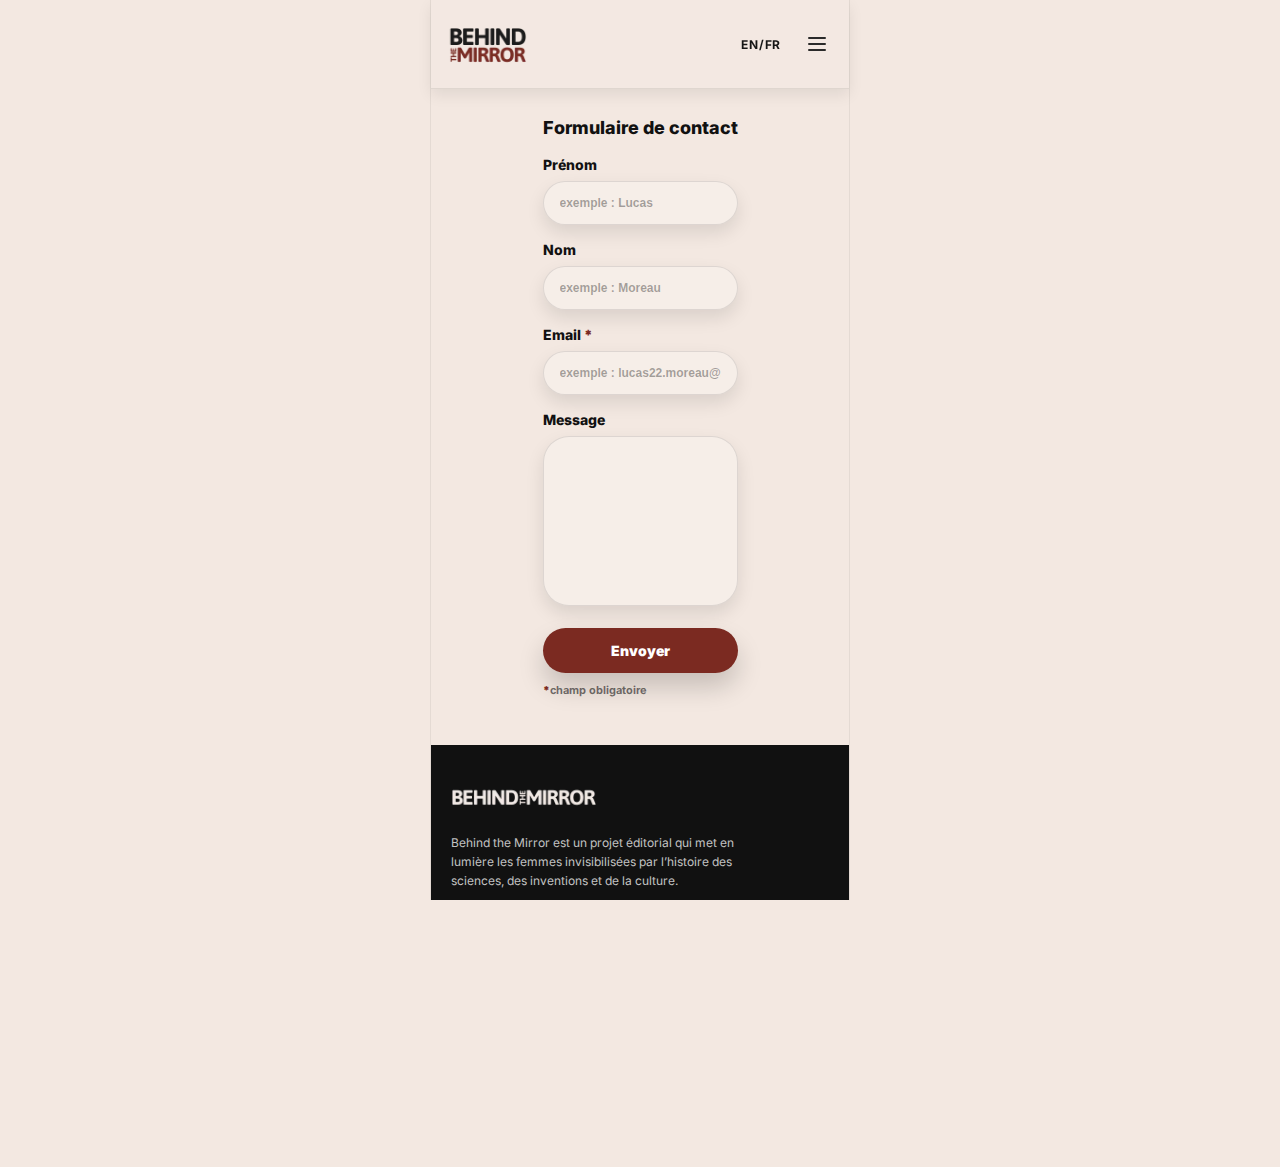
<file: fr/contact.html>
<!doctype html>
<html lang="fr">
  <head>
    <meta charset="UTF-8" />
    <meta name="viewport" content="width=device-width, initial-scale=1" />
    <title>Behind the Mirror | Contact</title>

    <!-- Fonts -->
    <link rel="preconnect" href="https://fonts.googleapis.com" />
    <link rel="preconnect" href="https://fonts.gstatic.com" crossorigin />
    <link
      href="https://fonts.googleapis.com/css2?family=Inter:wght@300;400;600;700;800&family=Montserrat:wght@600;700;800;900&display=swap"
      rel="stylesheet"
    />

    <!-- CSS global -->
    <link rel="stylesheet" href="../../src/css/variables.css" />
    <link rel="stylesheet" href="../../src/css/base.css" />
    <link rel="stylesheet" href="../../src/css/layout.css" />
    <link rel="stylesheet" href="../../src/css/components.css" />
    <link rel="stylesheet" href="../../src/css/menu.css" />

    <!-- CSS page -->
    <link rel="stylesheet" href="../../src/css/contact.css" />
  </head>

  <body>
    <!-- ================= MENU OVERLAY ================= -->
    <div class="menu-overlay" id="menuOverlay" aria-hidden="true">
      <div class="menu-panel" role="dialog" aria-modal="true" aria-label="Menu">
        <header class="menu-header">
          <div class="menu-spacer"></div>

          <div class="menu-brand">
            <img src="../../assets/img/logo2.webp" alt="Logo Behind Mirror" />
          </div>

          <button class="menu-close" type="button" id="menuClose" aria-label="Fermer le menu">
            FERMER
          </button>
        </header>

        <nav class="menu-nav" aria-label="Navigation principale">
          <a href="../../index.html">ACCUEIL</a>
          <a href="../fr/dorothy.html">DOROTHY LEVITT</a>
          <a href="../fr/matilda.html">L’EFFET MATILDA</a>
          <a href="#">LES FEMMES DE SCIENCE DANS LA LITTÉRATURE</a>
          <a href="#">LE RÉTROVISEUR</a>
          <a href="#">FILMS &amp; SÉRIES</a>
          <a href="#">LE FÉMINISME</a>
        </nav>

        <div class="menu-divider" aria-hidden="true"></div>

        <nav class="menu-nav menu-nav--secondary" aria-label="Navigation secondaire">
          <a href="./contact.html">CONTACT</a>
          <a href="#">À PROPOS</a>
          <a href="./projets.html">AUTRES PROJETS</a>
        </nav>
      </div>
    </div>
    <!-- ================= FIN MENU OVERLAY ================= -->

    <div class="page">
      <!-- Topbar -->
      <header class="topbar">
        <a href="../../index.html" class="brand" aria-label="Retour à l’accueil">
          <img src="../../assets/img/logo1.webp" alt="Logo Behind Mirror" />
        </a>

        <div class="top-actions">
          <a class="lang" href="#" aria-label="Changer de langue">EN/FR</a>
          <button class="burger" aria-label="Ouvrir le menu">
            <span class="burger__line"></span>
          </button>
        </div>
      </header>

      <!-- ====== Contact ====== -->
      <main class="contact">
        <h1 class="contact-title">Formulaire de contact</h1>

        <form class="contact-form" action="#" method="post">
          <div class="field">
            <label class="label" for="prenom">Prénom</label>
            <input
              class="input"
              id="prenom"
              name="prenom"
              type="text"
              placeholder="exemple : Lucas"
              autocomplete="given-name"
            />
          </div>

          <div class="field">
            <label class="label" for="nom">Nom</label>
            <input
              class="input"
              id="nom"
              name="nom"
              type="text"
              placeholder="exemple : Moreau"
              autocomplete="family-name"
            />
          </div>

          <div class="field">
            <label class="label" for="email">Email <span class="req">*</span></label>
            <input
              class="input"
              id="email"
              name="email"
              type="email"
              placeholder="exemple : lucas22.moreau@..."
              autocomplete="email"
              required
            />
          </div>

          <div class="field">
            <label class="label" for="message">Message</label>
            <textarea class="textarea" id="message" name="message" rows="7"></textarea>
          </div>

          <button class="send" type="submit">Envoyer</button>
          <p class="note"><span class="req">*</span>champ obligatoire</p>
        </form>
      </main>

      <!-- Footer -->
      <footer class="footer">
        <a href="../../index.html" class="footer__brand" aria-label="Retour à l’accueil">
          <img src="../../assets/img/logo3.webp" alt="Logo Behind Mirror" />
        </a>

        <p class="footer__text">
          Behind the Mirror est un projet éditorial qui met en lumière les femmes
          invisibilisées par l’histoire des sciences, des inventions et de la culture.
        </p>

        <h3 class="footer__title">Explorer</h3>

        <nav class="footer__links">
          <a href="#">Dorothy Levitt</a>
          <a href="#">L’effet Matilda</a>
          <a href="#">Femmes de science</a>
          <a href="#">Le rétroviseur</a>
          <a href="#">Films &amp; séries</a>
          <a href="#">Le féminisme</a>
        </nav>

        <div class="legal">
          <a href="/fr/contact.html">Contact</a>
          <a href="#">Mentions légales</a>
          <a href="#">À propos</a>
          <a href="/fr/projets.html">Autres projets</a>
        </div>

        <div class="footer__signature">
          © 2026 — Behind the Mirror · Tous droits réservés
        </div>
        
      </footer>
    </div>

    <!-- JS menu -->
    <script src="../../src/js/menu.js"></script>
  </body>
</html>
</file>
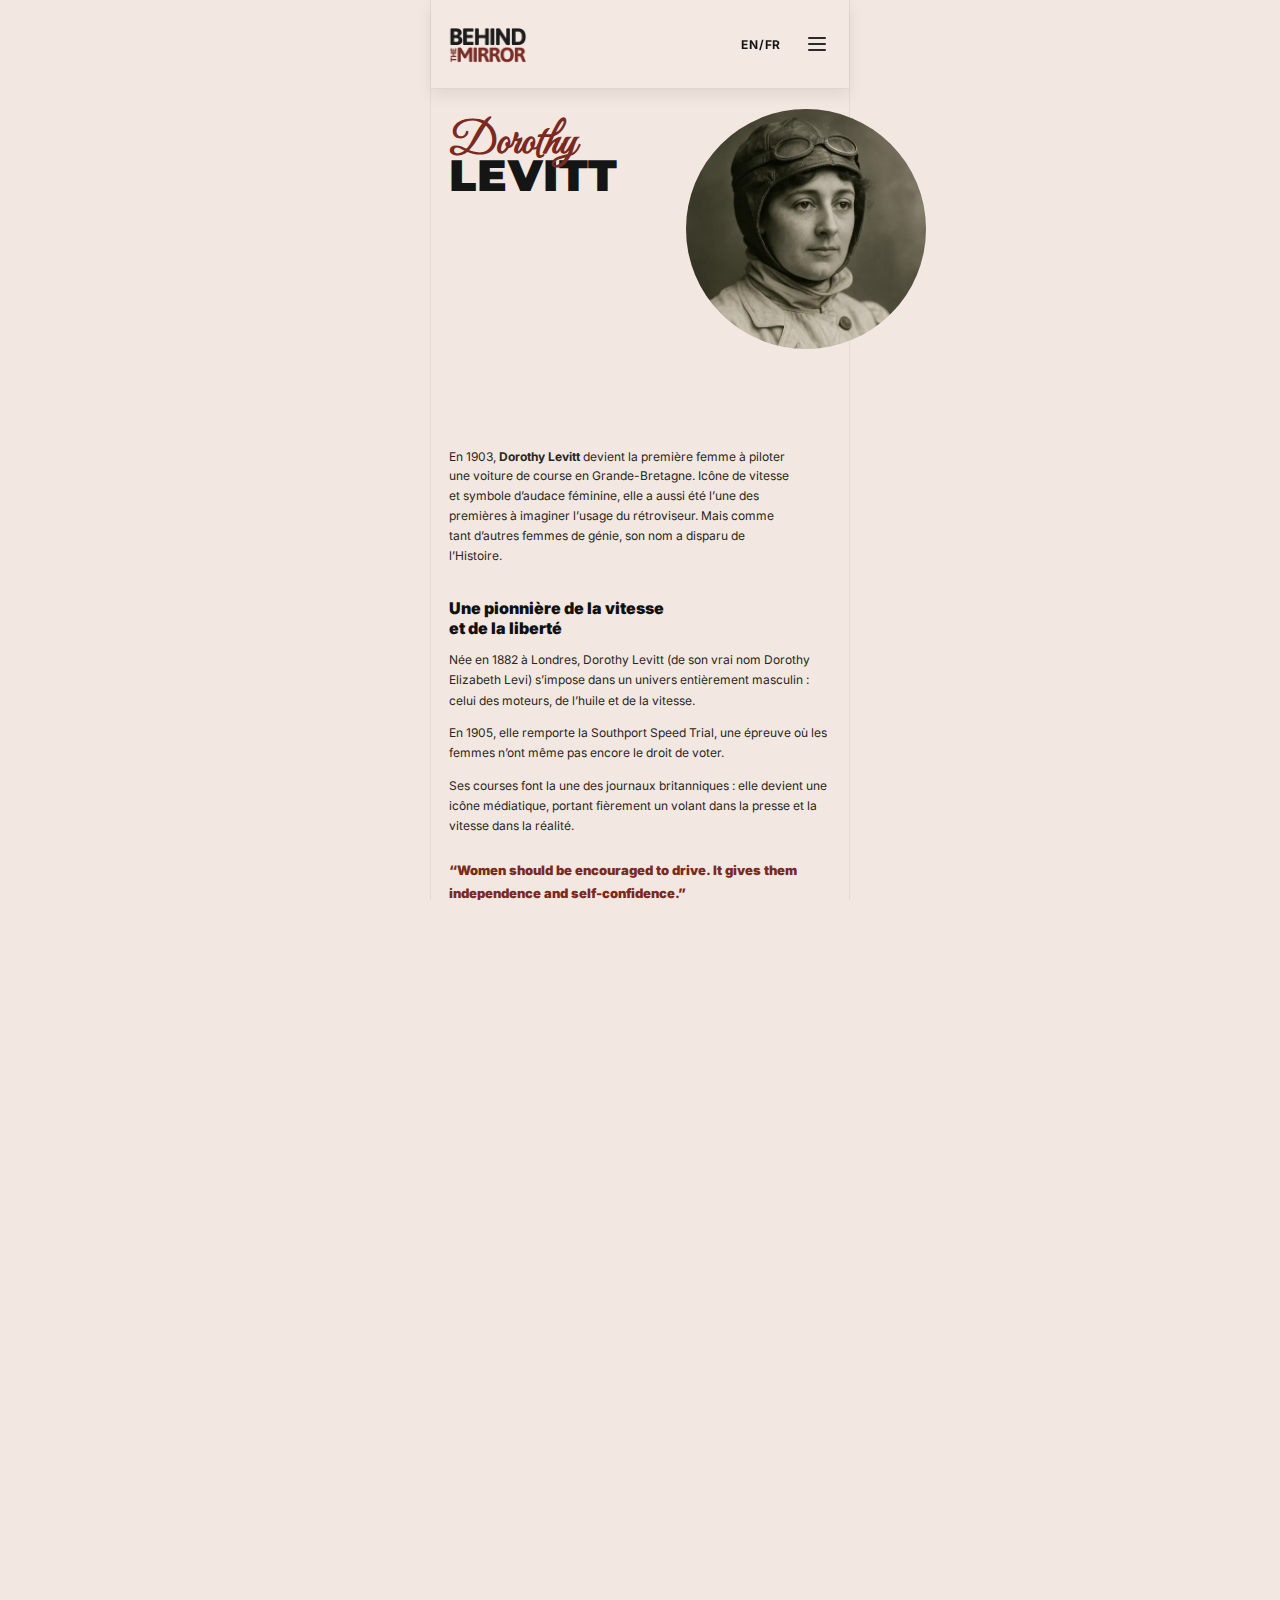
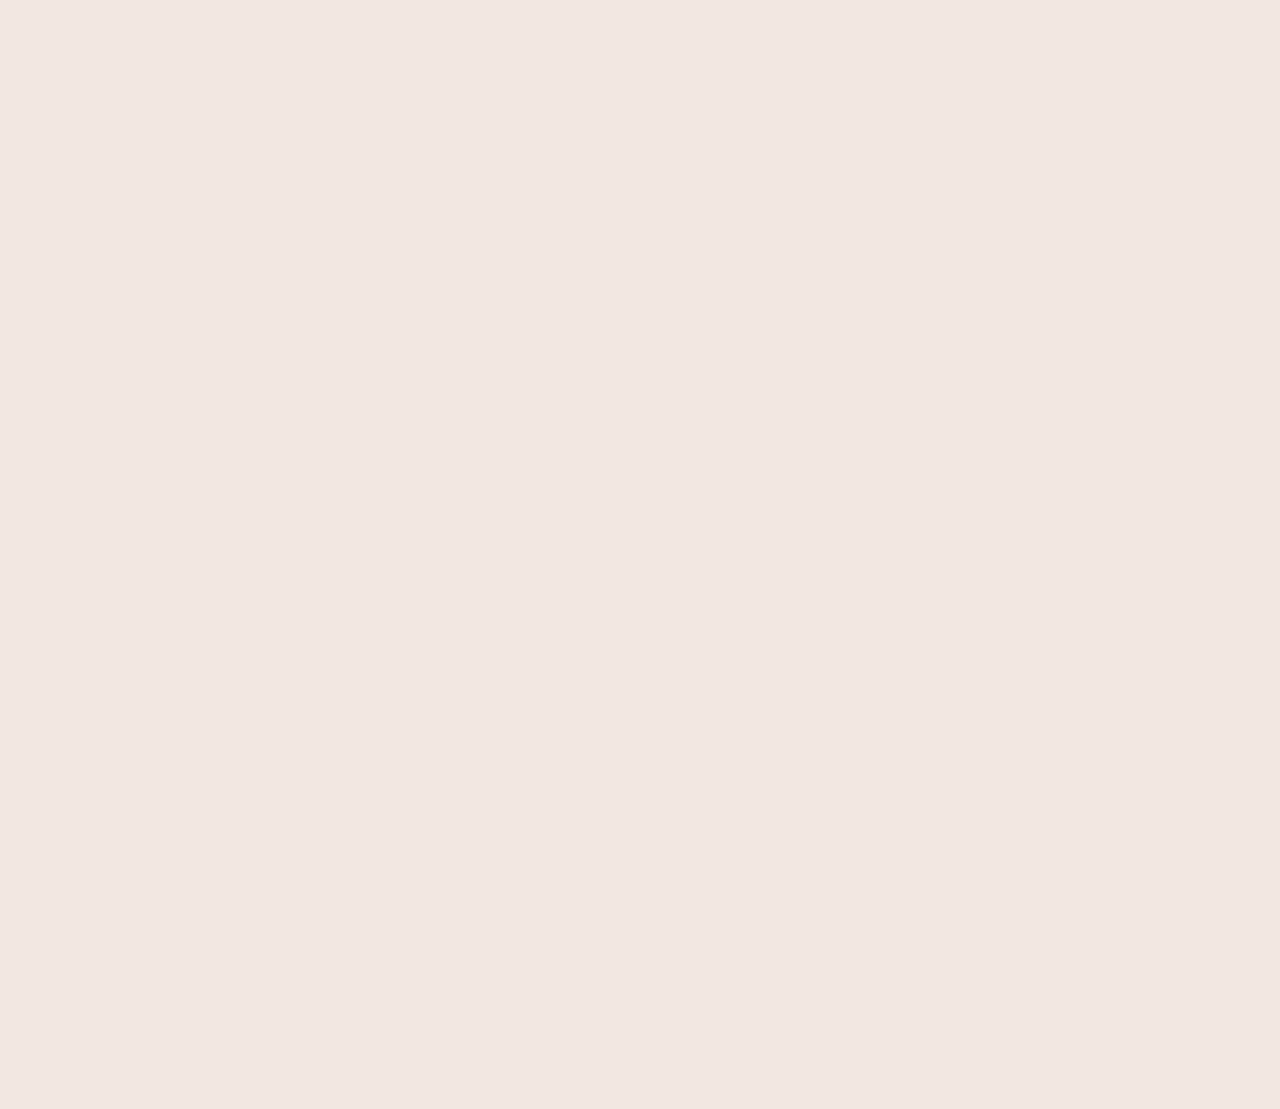
<file: fr/dorothy.html>
<!doctype html>
<html lang="fr">
  <head>
    <meta charset="UTF-8" />
    <meta name="viewport" content="width=device-width, initial-scale=1" />
    <title>Behind the Mirror | Dorothy Levitt</title>

    <!-- Fonts -->
    <link rel="preconnect" href="https://fonts.googleapis.com" />
    <link rel="preconnect" href="https://fonts.gstatic.com" crossorigin />
    <link
      href="https://fonts.googleapis.com/css2?family=Great+Vibes&family=Inter:wght@300;400;600;700;800&family=Montserrat:wght@600;700;800;900&display=swap"
      rel="stylesheet"
    />

    <!-- CSS global -->
    <link rel="stylesheet" href="../../src/css/variables.css" />
    <link rel="stylesheet" href="../../src/css/base.css" />
    <link rel="stylesheet" href="../../src/css/layout.css" />
    <link rel="stylesheet" href="../../src/css/components.css" />

    <!-- Menu overlay -->
    <link rel="stylesheet" href="../../src/css/menu.css" />

    <!-- CSS page article -->
    <link rel="stylesheet" href="../../src/css/article.css" />
  </head>

  <body>
    <!-- ================= MENU OVERLAY (même que index) ================= -->
    <div class="menu-overlay" id="menuOverlay" aria-hidden="true">
      <div class="menu-panel" role="dialog" aria-modal="true" aria-label="Menu">
        <header class="menu-header">
          <div class="menu-spacer"></div>

          <div class="menu-brand">
            <img src="../../assets/img/logo2.webp" alt="Logo Behind Mirror" />
          </div>

          <button
            class="menu-close"
            type="button"
            id="menuClose"
            aria-label="Fermer le menu"
          >
            FERMER
          </button>
        </header>

        <nav class="menu-nav" aria-label="Navigation principale">
          <a href="../../index.html">ACCUEIL</a>
          <a href="../../dorothy.html">DOROTHY LEVITT</a>
          <a href="../../matilda.html">L’EFFET MATILDA</a>
          <a href="#">LES FEMMES DE SCIENCE DANS LA LITTÉRATURE</a>
          <a href="#">LE RÉTROVISEUR</a>
          <a href="#">FILMS &amp; SÉRIES</a>
          <a href="#">LE FÉMINISME</a>
        </nav>

        <div class="menu-divider" aria-hidden="true"></div>

        <nav class="menu-nav menu-nav--secondary" aria-label="Navigation secondaire">
          <a href="../../contact.html">CONTACT</a>
          <a href="#">À PROPOS</a>
          <a href="../../projets.html">AUTRES PROJETS</a>
        </nav>
      </div>
    </div>
    <!-- ================= FIN MENU OVERLAY ================= -->

    <div class="page">
      <!-- Topbar (même style que index) -->
      <header class="topbar">
        <a href="../../index.html" class="brand" aria-label="Retour à l’accueil">
          <img src="../../assets/img/logo1.webp" alt="Logo Behind Mirror" />
        </a>

        <div class="top-actions">
          <a class="lang" href="/en/dorothy-en.html" aria-label="Changer de langue">EN/FR</a>
          <button class="burger" aria-label="Ouvrir le menu">
            <span class="burger__line"></span>
          </button>
        </div>
      </header>

      <!-- ================= ARTICLE ================= -->
      <main class="article">
        <header class="article-hero">
          <h1 class="article-title">
            <span class="article-title__script">Dorothy</span>
            <span class="article-title__bold">LEVITT</span>
          </h1>

          <!-- Portrait rond -->
          <div class="article-portrait-wrap">
            <img
              class="article-portrait"
              src="../../assets/img/dorothy.webp"
              alt="Portrait de Dorothy Levitt"
            />
          </div>

          <p class="article-intro">
            En 1903, <strong>Dorothy Levitt</strong> devient la première femme à piloter une voiture
            de course en Grande-Bretagne. Icône de vitesse et symbole d’audace féminine, elle a aussi
            été l’une des premières à imaginer l’usage du rétroviseur. Mais comme tant d’autres femmes
            de génie, son nom a disparu de l’Histoire.
          </p>
        </header>

        <section class="article-section">
          <h2>Une pionnière de la vitesse<br />et de la liberté</h2>

          <p>
            Née en 1882 à Londres, Dorothy Levitt (de son vrai nom Dorothy Elizabeth Levi)
            s’impose dans un univers entièrement masculin : celui des moteurs, de l’huile et de la vitesse.
          </p>
          <p>
            En 1905, elle remporte la Southport Speed Trial, une épreuve où les femmes n’ont même pas
            encore le droit de voter.
          </p>
          <p>
            Ses courses font la une des journaux britanniques : elle devient une icône médiatique,
            portant fièrement un volant dans la presse et la vitesse dans la réalité.
          </p>

          <blockquote class="article-quote">
            “Women should be encouraged to drive. It gives them independence and self-confidence.”
            <span class="article-quote__cite">Dorothy Levitt, <em>The Woman and the Car</em> (1909)</span>
          </blockquote>
        </section>

        <section class="article-section">
          <h2>Une inventrice en avance<br />sur son temps</h2>

          <p>
            Au-delà de ses exploits sportifs, Dorothy Levitt se distingue aussi comme pédagogue et innovatrice.
          </p>
          <p>
            En 1909, elle publie <em>The Woman and the Car</em>, un manuel de conduite destiné aux femmes.
            Elle y propose une idée révolutionnaire : utiliser un petit miroir à main pour regarder derrière soi.
            Autrement dit, anticiper ce que l’on appellera plus tard… le rétroviseur.
          </p>
          <p>
            À l’époque, les voitures n’en sont pas équipées. Il faudra attendre plusieurs années avant que cette
            invention devienne un standard, souvent sans qu’on n’en cite jamais l’origine.
          </p>

          <!-- Image + légende -->
          <figure class="article-figure">
            <img
              class="article-figure__img"
              src="../../assets/img/voiture.webp"
              alt="Dorothy Levitt au volant"
            />
            <figcaption class="article-figure__cap">
              Dorothy Levitt & sa voiture de course.
            </figcaption>
          </figure>
        </section>

        <section class="article-section">
          <h2>Une femme libre, mais<br />effacée par l’Histoire</h2>

          <p>
            Malgré son talent et sa notoriété médiatique, Dorothy Levitt disparaît progressivement des archives
            après 1910.
          </p>
          <p>
            Peu d’informations subsistent sur sa vie après ses courses. Certaines sources évoquent des problèmes
            de santé, d’autres un retrait volontaire face à la pression sociale.
          </p>
          <p>
            Ce qui est certain, c’est que ses exploits ont été effacés des livres d’histoire automobile, souvent
            attribués à des pilotes masculins.
          </p>

          <blockquote class="article-quote article-quote--small">
            “Dorothy Levitt n’était pas seulement une pilote. Elle était une ingénieure, une écrivaine,
            une visionnaire.”
            <span class="article-quote__cite">Margaret Rossiter, historienne des sciences</span>
          </blockquote>
        </section>

        <section class="article-section">
          <h2>Héritage<br />et réhabilitation</h2>

          <p>
            Aujourd’hui, Dorothy Levitt est redécouverte comme une figure majeure de l’histoire automobile
            et féministe.
          </p>
          <p>
            Des articles, expositions et documentaires lui redonnent peu à peu la place qu’elle mérite.
          </p>
          <p>
            Son héritage dépasse la simple performance : elle incarne la conquête de l’autonomie féminine
            à travers la vitesse, la maîtrise et l’innovation.
          </p>
        </section>

        <section class="article-readalso">
          <h3>LIRE AUSSI</h3>
          <ul class="article-links">
            <li><a href="#">→ L’EFFET MATILDA</a></li>
            <li><a href="#">→ LE RÉTROVISEUR</a></li>
            <li><a href="#">→ LE FÉMINISME</a></li>
          </ul>
        </section>
      </main>

      <!-- Footer (reprend ton footer existant) -->
      <footer class="footer">
        <a href="../../index.html" class="footer__brand" aria-label="Retour à l’accueil">
          <img src="../../assets/img/logo3.webp" alt="Logo Behind Mirror" />
        </a>

        <p class="footer__text">
          Behind the Mirror est un projet éditorial qui met en lumière les femmes
          invisibilisées par l’histoire des sciences, des inventions et de la culture.
        </p>

        <h3 class="footer__title">Explorer</h3>

        <nav class="footer__links">
          <a href="#">Dorothy Levitt</a>
          <a href="#">L’effet Matilda</a>
          <a href="#">Femmes de science</a>
          <a href="#">Le rétroviseur</a>
          <a href="#">Films &amp; séries</a>
          <a href="#">Le féminisme</a>
        </nav>

        <div class="legal">
          <a href="/fr/contact.html">Contact</a>
          <a href="#">Mentions légales</a>
          <a href="#">À propos</a>
          <a href="/fr/projets.html">Autres projets</a>
        </div>

        <div class="footer__signature">
          © 2026 — Behind the Mirror · Tous droits réservés
        </div>
        
      </footer>
    </div>

    <!-- JS menu -->
    <script src="../../src/js/menu.js"></script>
  </body>
</html>
</file>
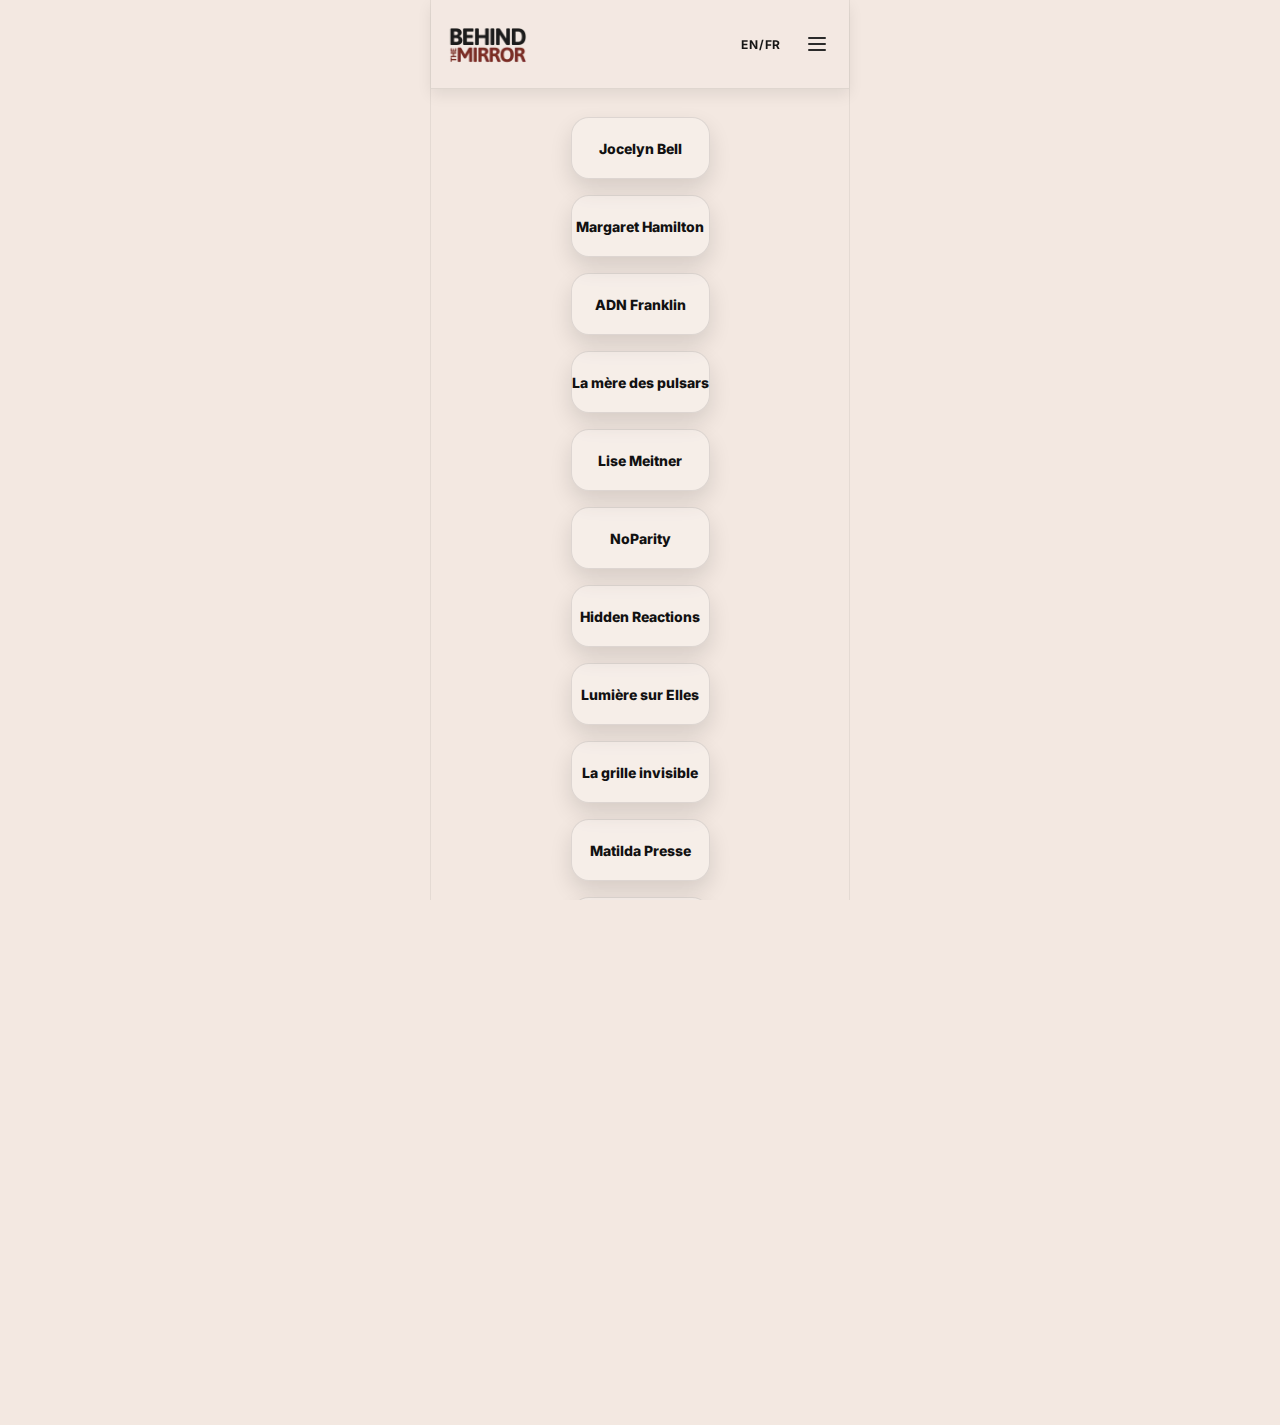
<file: fr/projets.html>
<!doctype html>
<html lang="fr">
  <head>
    <meta charset="UTF-8" />
    <meta name="viewport" content="width=device-width, initial-scale=1" />
    <title>Behind the Mirror | Autres projets</title>

    <!-- Fonts -->
    <link rel="preconnect" href="https://fonts.googleapis.com" />
    <link rel="preconnect" href="https://fonts.gstatic.com" crossorigin />
    <link
      href="https://fonts.googleapis.com/css2?family=Inter:wght@300;400;600;700;800&family=Montserrat:wght@600;700;800;900&display=swap"
      rel="stylesheet"
    />

    <!-- CSS global -->
    <link rel="stylesheet" href="../../src/css/variables.css" />
    <link rel="stylesheet" href="../../src/css/base.css" />
    <link rel="stylesheet" href="../../src/css/layout.css" />
    <link rel="stylesheet" href="../../src/css/components.css" />
    <link rel="stylesheet" href="../../src/css/menu.css" />

    <!-- CSS page -->
    <link rel="stylesheet" href="../../src/css/projets.css" />
  </head>

  <body>
    <!-- ================= MENU OVERLAY ================= -->
    <div class="menu-overlay" id="menuOverlay" aria-hidden="true">
      <div class="menu-panel" role="dialog" aria-modal="true" aria-label="Menu">
        <header class="menu-header">
          <div class="menu-spacer"></div>

          <div class="menu-brand">
            <img src="../../assets/img/logo2.webp" alt="Logo Behind Mirror" />
          </div>

          <button class="menu-close" type="button" id="menuClose" aria-label="Fermer le menu">
            FERMER
          </button>
        </header>

        <nav class="menu-nav" aria-label="Navigation principale">
          <a href="../../index.html">ACCUEIL</a>
          <a href="./dorothy.html">DOROTHY LEVITT</a>
          <a href="./matilda.html">L’EFFET MATILDA</a>
          <a href="#">LES FEMMES DE SCIENCE DANS LA LITTÉRATURE</a>
          <a href="#">LE RÉTROVISEUR</a>
          <a href="#">FILMS &amp; SÉRIES</a>
          <a href="#">LE FÉMINISME</a>
        </nav>

        <div class="menu-divider" aria-hidden="true"></div>

        <nav class="menu-nav menu-nav--secondary" aria-label="Navigation secondaire">
          <a href="./contact.html">CONTACT</a>
          <a href="#">À PROPOS</a>
          <a href="./projets.html">AUTRES PROJETS</a>
        </nav>
      </div>
    </div>
    <!-- ================= FIN MENU OVERLAY ================= -->

    <div class="page">
      <!-- Topbar -->
      <header class="topbar">
        <a href="../../index.html" class="brand" aria-label="Retour à l’accueil">
          <img src="../../assets/img/logo1.webp" alt="Logo Behind Mirror" />
        </a>

        <div class="top-actions">
          <a class="lang" href="#" aria-label="Changer de langue">EN/FR</a>
          <button class="burger" aria-label="Ouvrir le menu">
            <span class="burger__line"></span>
          </button>
        </div>
      </header>

      <!-- ====== Autres projets ====== -->
      <main class="projects">
        <div class="projects-list" aria-label="Autres projets">
          <a class="project-pill" href="#" aria-label="Jocelyn Bell">Jocelyn Bell</a>
          <a class="project-pill" href="#" aria-label="Margaret Hamilton">Margaret Hamilton</a>
          <a class="project-pill" href="#" aria-label="ADN Franklin">ADN Franklin</a>
          <a class="project-pill" href="#" aria-label="La mère des pulsars">La mère des pulsars</a>
          <a class="project-pill" href="#" aria-label="Lise Meitner">Lise Meitner</a>
          <a class="project-pill" href="#" aria-label="NoParity">NoParity</a>
          <a class="project-pill" href="#" aria-label="Hidden Reactions">Hidden Reactions</a>
          <a class="project-pill" href="#" aria-label="Lumière sur Elles">Lumière sur Elles</a>
          <a class="project-pill" href="#" aria-label="La grille invisible">La grille invisible</a>
          <a class="project-pill" href="#" aria-label="Matilda Presse">Matilda Presse</a>
          <a class="project-pill" href="#" aria-label="Katherine Johnson">Katherine Johnson</a>
        </div>
      </main>

      <!-- Footer -->
      <footer class="footer">
        <a href="../../index.html" class="footer__brand" aria-label="Retour à l’accueil">
          <img src="../../assets/img/logo3.webp" alt="Logo Behind Mirror" />
        </a>

        <p class="footer__text">
          Behind the Mirror est un projet éditorial qui met en lumière les femmes
          invisibilisées par l’histoire des sciences, des inventions et de la culture.
        </p>

        <h3 class="footer__title">Explorer</h3>

        <nav class="footer__links">
          <a href="#">Dorothy Levitt</a>
          <a href="#">L’effet Matilda</a>
          <a href="#">Femmes de science</a>
          <a href="#">Le rétroviseur</a>
          <a href="#">Films &amp; séries</a>
          <a href="#">Le féminisme</a>
        </nav>

        <div class="legal">
          <a href="/fr/contact.html">Contact</a>
          <a href="#">Mentions légales</a>
          <a href="#">À propos</a>
          <a href="/fr/projets.html">Autres projets</a>
        </div>

        <div class="footer__signature">
          © 2026 — Behind the Mirror · Tous droits réservés
        </div>
        
      </footer>
    </div>

    <!-- JS menu -->
    <script src="../../src/js/menu.js"></script>
  </body>
</html>
</file>
<file: src/css/variables.css>
:root {
    --bg: #f3e8e1;
    --ink: #151515;
    --muted: #6f6661;
    --card: #f6ede7;
    --footer: #111111;
  
    --accent: #7b2a21;
    --accent-2: #a53a2e;
  
    --shadow: 0 10px 25px rgba(0, 0, 0, 0.12);
    --radius: 20px;
  
    --page-max: 420px;
  }
</file>
<file: src/css/base.css>
* { box-sizing: border-box; }

html, body { height: 100%; }

body {
  margin: 0;
  background: var(--bg);
  color: var(--ink);
  font-family: Inter, system-ui, -apple-system, Segoe UI, Roboto, Arial, sans-serif;
}

img {
  max-width: 100%;
  display: block;
}

a { color: inherit; }

button { font: inherit; }
</file>
<file: src/css/layout.css>
.page {
    max-width: var(--page-max);
    margin: 0 auto;
    min-height: 100vh;
    display: flex;
    flex-direction: column;
  }
  
  /* Topbar */
.topbar {
  background: rgba(243, 232, 225, 0.75);
  backdrop-filter: blur(8px);
  -webkit-backdrop-filter: blur(8px);
  padding: 14px 14px;
  border-bottom: 1px solid rgba(0,0,0,0.08);
  box-shadow: 0 6px 14px rgba(0,0,0,0.08);
  position: sticky;
  top: 0;
  z-index: 50;
  display: flex;
  align-items: center;      
  justify-content: space-between;
  gap: 12px;
}

  
  .top-actions {
    display: flex;
    align-items: center;
    gap: 12px;
  }
  
  /* Sections */
  .hero {
    padding: 6px 14px 0;
    padding-right: 0;
    text-align: center;
    padding-top: 10px;
  }
  
  .intro {
    background: var(--ink);
    color: #f2f2f2;
    padding: 14px;
    margin: 0 0 70px;
  }
  
  .feed {
    padding: 0 14px 70px;
    display: flex;
    flex-direction: column;
    gap: 60px;
    margin-bottom: 10px;
  }
  
  /* Footer */
  .footer {
    margin-top: auto;
    background: var(--footer);
    color: #f5f5f5;
    padding: 32px 20px 28px;
  }

  .footer__text {
    margin: 16px 0 28px;
    font-size: 12px;
    line-height: 1.6;
    color: rgba(255, 255, 255, 0.75);
    max-width: 320px;
  }

  .footer__title {
    margin-bottom: 14px;
    font-size: 11px;
    text-transform: uppercase;
    letter-spacing: 0.12em;
    color: rgba(255, 255, 255, 0.55);
  }

  .footer__signature {
    margin-top: 32px;
    font-size: 10px;
    color: rgba(255, 255, 255, 0.45);
    letter-spacing: 0.06em;
  }
  
  
  @media (min-width: 480px) {
    .page {
      border-left: 1px solid rgba(0, 0, 0, 0.06);
      border-right: 1px solid rgba(0, 0, 0, 0.06);
    }
  }
  
  html, body {
    overflow-x: hidden;
  }
</file>
<file: src/css/components.css>
/* Brand */
.brand { line-height: 1; }


.brand img {
  height: 60px;      
  width: auto;
  display: block;
}


/* Lang */
.lang {
  font-weight: 700;
  font-size: 12px;
  letter-spacing: 0.06em;
  text-decoration: none;
  color: var(--ink);
  padding: 8px 6px;       
  border-radius: 10px;
}

.lang:active {
  transform: translateY(1px);
}


/* Burger */
.burger {
  width: 36px;
  height: 36px;
  border-radius: 10px;
  background: transparent;
  display: grid;
  place-items: center;
  cursor: pointer;
  text-decoration: none; 
  color: inherit;
  border: none;
  box-shadow: none ;
}


.burger__line,
.burger__line::before,
.burger__line::after {
  content: "";
  display: block;
  width: 18px;
  height: 2px;
  background: #2a2a2a;
  border-radius: 2px;
  position: relative;
}

.burger__line::before { position: absolute; top: -6px; left: 0; }
.burger__line::after  { position: absolute; top: 6px; left: 0; }

/* Hero */
.hero-title {
  margin: 8px 0 6px;
  line-height: 0.95;
}

.hero-title__script {
  display: block;
  font-family: "Great Vibes", cursive;
  font-size: 44px;
  color: var(--accent);
  transform: translateY(10px);
}

.hero-title__bold {
  display: block;
  font-family: Montserrat, Inter, sans-serif;
  font-weight: 900;
  letter-spacing: 0.02em;
  font-size: 44px;
}

.hero-illustration {
  width: 95%;
  margin: 6px 0 0 auto;  /* auto à gauche => colle à droite */
  border-radius: 12px 0 0 12px; /* optionnel: côté droit bien "flush" */
}


.quote {
  margin: 16px auto 8px;
  max-width: 320px;
  font-size: 12px;
  color: #3b3532;
  font-weight: 600;
}

.down {
  margin: 12px auto 14px;
  width: 44px;
  height: 44px;
  border-radius: 999px;
  display: grid;
  place-items: center;
  color: #2d2a28;
}

.down svg { width: 18px; height: 18px; }

/* Intro */
.intro p {
  margin: 0;
  font-size: 11px;
  line-height: 1.55;
  color: #e9e9e9;
}

/* Cards */
.card {
  background: var(--card);
  border-radius: var(--radius);
  box-shadow: var(--shadow);
  overflow: hidden;
}

.card__media {
  width: 100%;
  height: 250px;
  object-fit: cover;
  background: #d9d1cb;
}

.card__body { padding: 12px 12px 14px; }

.card__title {
  font-size: 13px;
  font-weight: 800;
  margin: 0 0 6px;
  color: #1b1b1b;
}

.card__desc {
  margin: 0 0 10px;
  font-size: 11px;
  line-height: 1.45;
  color: var(--muted);
}

/* Button */
.btn {
  display: inline-block;
  background: var(--accent);
  color: #fff;
  text-decoration: none;
  font-weight: 800;
  font-size: 11px;
  padding: 9px 12px;
  border-radius: 999px;
}

/* Footer */
.footer__brand img {
  height: 40px;       
  width: auto;
  display: block;
}


.footer__links {
  display: grid;
  gap: 8px;
  font-size: 11px;
  text-transform: uppercase;
  letter-spacing: 0.06em;
  font-weight: 700;
}

.footer__links a {
  color: #f0f0f0;
  text-decoration: none;
  opacity: 0.95;
}

.footer__links a:hover { opacity: 1; }

.social {
  margin-top: 14px;
  display: flex;
  gap: 14px;
  align-items: center;
}

.social a {
  width: 34px;
  height: 34px;
  border-radius: 999px;
  display: grid;
  place-items: center;
  color: #f3f3f3;
  text-decoration: none;
  border: 1px solid rgba(255, 255, 255, 0.12);
}

.social svg { width: 16px; height: 16px; }

.legal {
  margin-top: 12px;
  font-size: 10px;
  color: rgba(255, 255, 255, 0.65);
  display: flex;
  flex-wrap: wrap;
  gap: 10px;
  text-transform: uppercase;
  letter-spacing: 0.06em;
  font-weight: 600;
}

.legal a {
  color: rgba(255, 255, 255, 0.65);
  text-decoration: none;
}

.legal a:hover { color: rgba(255, 255, 255, 0.85); }
</file>
<file: src/css/menu.css>
/* Overlay */
.menu-overlay {
    position: fixed;
    inset: 0;
    background: rgba(0, 0, 0, 0.30); /* léger voile */
    z-index: 200;
    opacity: 0;
    pointer-events: none;
    transition: opacity 0.2s ease;
  }
  
  .menu-overlay.is-open {
    opacity: 1;
    pointer-events: auto;
  }
  
  /* Panneau */
  .menu-panel {
    height: 100%;
    width: min(420px, 100%);
    background: var(--bg);
    margin-left: auto; /* panneau à droite */
    padding: 18px;
    transform: translateX(12px);
    transition: transform 0.2s ease;
  }
  
  .menu-overlay.is-open .menu-panel {
    transform: translateX(0);
  }
  
  /* Header centré */
  .menu-header {
    display: grid;
    grid-template-columns: 1fr auto 1fr;
    align-items: center;
    padding: 6px 0 10px;
  }
  
  .menu-brand {
    justify-self: center;
  }
  
  .menu-brand img {
    height: 26px;
    width: auto;
    display: block;
  }
  
  .menu-close {
    justify-self: end;
    border: 0;
    background: transparent;
    font-weight: 900;
    font-size: 12px;
    letter-spacing: 0.06em;
    cursor: pointer;
    color: var(--ink);
  }
  
  /* Nav */
  .menu-nav {
    display: flex;
    flex-direction: column;
    gap: 24px;
    padding: 26px 8px 0;
  }
  
  .menu-nav a {
    text-decoration: none;
    color: var(--ink);
    font-weight: 900;
    text-transform: uppercase;
    letter-spacing: 0.02em;
    font-size: 16px;
    line-height: 1.15;
  }
  
  .menu-divider {
    height: 3px;
    background: #111;
    width: calc(100% - 16px);
    margin: 44px 8px;
  }
  
  .menu-nav--secondary {
    padding-top: 0;
    gap: 20px;
  }
</file>
<file: src/css/article.css>
/* Page article Dorothy Levitt */
.article {
    padding: 0 14px 56px; /* respiration avant footer */
  }
  
  /* Titre comme la home */
  .article-title {
    margin: 14px 0 10px;
    line-height: 0.95;
    text-align: left;
  }
  
  .article-title__script {
    display: block;
    font-family: "Great Vibes", cursive;
    font-size: 44px;
    color: var(--accent);
    transform: translateY(10px);
  }
  
  .article-title__bold {
    display: block;
    font-family: Montserrat, Inter, sans-serif;
    font-weight: 900;
    letter-spacing: 0.02em;
    font-size: 44px;
  }
  
  /* Hero */
  .article-hero {
    padding-top: 10px;
    position: relative;
  }
  
  .article-portrait-wrap {
    position: absolute;
    top: 20px;
    right: -95px;
  }
  
  .article-portrait {
    width: 310px;
    height: 310px;
    border-radius: 999px;
    object-fit: cover;
    display: block;
  }
  
  /* Intro */
  .article-intro {
    margin-top: 250px;
    font-size: 12px;
    line-height: 1.65;
    color: #2a2522;
    max-width: 340px; /* effet colonne */
  }
  
  /* Sections */
  .article-section {
    padding-top: 22px;
  }
  
  .article-section h2 {
    margin: 0 0 12px;
    font-size: 16px;
    line-height: 1.2;
    font-weight: 900;
    color: #111;
  }
  
  .article-section p {
    margin: 0 0 12px;
    font-size: 12px;
    line-height: 1.7;
    color: #2a2522;
  }
  
  /* Citations */
.article-quote {
    margin: 22px 0;
    padding: 0;
    border: 0;
    background: transparent;
    border-radius: 0;
  
    color: var(--accent);     
    font-weight: 900;       
    font-style: normal;      
    font-size: 13px;
    line-height: 1.75;
  }
  
 
  .article-quote__cite {
    display: block;
    margin-top: 10px;
  
    color: var(--accent);
    font-weight: 800;
    font-style: normal;
    font-size: 11px;
    line-height: 1.5;
  }
  
  
  .article-quote--small {
    margin-top: 18px;
    font-size: 12.5px;
    font-weight: 900;
  }
  
  
  /* Figure image + légende */
  .article-figure {
    margin: 18px 0 0;
  }
  
  .article-figure__img {
    width: 100%;
    display: block;
    border-radius: 14px;
    object-fit: cover;
  }
  
  .article-figure__cap {
    margin-top: 8px;
    text-align: center;
    font-size: 10px;
    color: rgba(0,0,0,0.6);
    font-weight: 700;
  }
  
  /* Lire aussi */
  .article-readalso {
    padding-top: 18px;
  }
  
  .article-readalso h3 {
    margin: 0 0 12px;
    font-size: 12px;
    font-weight: 900;
    letter-spacing: 0.12em;
    text-transform: uppercase;
    color: rgba(0,0,0,0.65);
  }
  
  .article-links {
    list-style: none;
    padding: 0;
    margin: 0;
    display: grid;
    gap: 10px;
  }
  
  .article-links a {
    text-decoration: none;
    color: #111;
    font-weight: 900;
    text-transform: uppercase;
    font-size: 12px;
    letter-spacing: 0.04em;
  }
  
  .article-links a:active {
    transform: translateY(1px);
  }
  
  /* Petit confort de lecture sur grands écrans */
  @media (min-width: 480px) {
    .article {
      padding-left: 18px;
      padding-right: 18px;
    }
  
    .article-portrait {
      width: 240px;
      height: 240px;
    }
  }
</file>
<file: src/css/matilda.css>
/* ============ Page Matilda ============ */
.matilda {
    padding: 0 14px 56px;
  }
  
  .matilda-hero {
    padding-top: 10px;
  }
  
  .matilda-title {
    margin: 14px 0 10px;
    line-height: 0.95;
    text-align: left;
  }
  
  .matilda-title__script {
    display: block;
    font-family: "Great Vibes", cursive;
    font-size: 44px;
    color: var(--accent);
    transform: translateY(10px);
  }
  
  .matilda-title__bold {
    display: block;
    font-family: Montserrat, Inter, sans-serif;
    font-weight: 900;
    letter-spacing: 0.02em;
    font-size: 44px;
  }
  
  .matilda-hero__media {
    display: flex;
    justify-content: flex-end;
    margin-top: 6px;
  }
  
  .matilda-hero__img {
    width: 220px;
    height: 220px;
    border-radius: 999px;
    object-fit: cover;
    display: block;
  }
  
  .matilda-intro {
    margin: 14px 0 0;
    font-size: 12px;
    line-height: 1.65;
    color: #2a2522;
    max-width: 340px;
  }
  
  /* Sections */
  .matilda-section {
    padding-top: 22px;
  }
  
  .matilda-section h2 {
    margin: 0 0 12px;
    font-size: 16px;
    line-height: 1.2;
    font-weight: 900;
    color: #111;
  }
  
  .matilda-section p {
    margin: 0 0 12px;
    font-size: 12px;
    line-height: 1.7;
    color: #2a2522;
  }
  
  .matilda-bullets {
    margin: 10px 0 0;
    padding-left: 18px;
    font-size: 12px;
    line-height: 1.7;
    color: #2a2522;
  }
  
  .matilda-bullets li {
    margin-bottom: 6px;
  }
  
  /* Citations rouge gras (comme ta maquette) */
  .quote-red {
    margin: 22px 0;
    padding: 0;
    color: var(--accent);
    font-weight: 900;
    font-size: 13px;
    line-height: 1.75;
  }
  
  .quote-red__cite {
    display: block;
    margin-top: 10px;
    color: var(--accent);
    font-weight: 800;
    font-size: 11px;
  }
  
  /* ============ FRISE (identité visuelle) ============ */
  .matilda-timeline {
    padding-top: 26px;
  }
  
  .matilda-timeline__title {
    margin: 0 0 14px;
    font-size: 16px;
    font-weight: 900;
    line-height: 1.2;
    color: #111;
  }
  
  /* Conteneur frise */
  .timeline {
    position: relative;
    padding-left: 56px; /* espace pour la ligne + pastilles */
    margin-top: 6px;
  }
  
  /* Ligne verticale */
  .timeline::before {
    content: "";
    position: absolute;
    top: 6px;
    bottom: 6px;
    left: 22px;
    width: 3px;
    background: var(--accent);
    border-radius: 999px;
  }
  
  /* Item */
  .timeline-item {
    position: relative;
    display: grid;
    grid-template-columns: 92px 1fr;
    gap: 12px;
    align-items: center;
    padding: 14px 0;
  }
  
  /* Pastille sur la ligne */
  .timeline-dot {
    position: absolute;
    left: 14px; /* centre sur la ligne */
    top: 50%;
    transform: translateY(-50%);
    width: 18px;
    height: 18px;
    border-radius: 999px;
    background: var(--bg);
    border: 3px solid var(--accent);
  }
  
  /* Avatar rond */
  .timeline-avatar {
    width: 78px;
    height: 78px;
    border-radius: 999px;
    object-fit: cover;
    display: block;
    border: 3px solid var(--bg);
    box-shadow: 0 10px 18px rgba(0,0,0,0.10);
  }
  
  /* Texte à droite */
  .timeline-content h3 {
    margin: 0 0 6px;
    font-size: 12px;
    font-weight: 900;
    text-transform: uppercase;
    letter-spacing: 0.04em;
  }
  
  .timeline-content p {
    margin: 0;
    font-size: 11px;
    line-height: 1.55;
    color: #2a2522;
  }
  
  /* ============ SOMMAIRE / mini blocs ============ */
  .matilda-index {
    padding-top: 26px;
  }
  
  .matilda-index__title {
    margin: 0 0 12px;
    font-size: 12px;
    font-weight: 900;
    letter-spacing: 0.12em;
    text-transform: uppercase;
    color: rgba(0,0,0,0.65);
  }
  
  .matilda-cards {
    display: grid;
    gap: 12px;
  }
  
  .mini-card {
    border-left: 3px solid rgba(0,0,0,0.18);
    padding-left: 10px;
  }
  
  .mini-card h3 {
    margin: 0 0 6px;
    font-size: 12px;
    font-weight: 900;
    text-transform: uppercase;
    letter-spacing: 0.04em;
    color: #111;
  }
  
  .mini-card p {
    margin: 0;
    font-size: 11px;
    line-height: 1.55;
    color: #2a2522;
  }
  
  /* Lire aussi */
  .matilda-readalso {
    padding-top: 22px;
  }
  
  .matilda-readalso h3 {
    margin: 0 0 10px;
    font-size: 12px;
    font-weight: 900;
    letter-spacing: 0.12em;
    text-transform: uppercase;
    color: rgba(0,0,0,0.65);
  }
  
  .matilda-readalso ul {
    list-style: none;
    padding: 0;
    margin: 0;
    display: grid;
    gap: 10px;
  }
  
  .matilda-readalso a {
    text-decoration: none;
    color: #111;
    font-weight: 900;
    text-transform: uppercase;
    font-size: 12px;
    letter-spacing: 0.04em;
  }
  
  .matilda-readalso a:active {
    transform: translateY(1px);
  }
  
  /* Confort */
  @media (min-width: 480px) {
    .matilda {
      padding-left: 18px;
      padding-right: 18px;
    }
  
    .matilda-hero__img {
      width: 240px;
      height: 240px;
    }
  
    .timeline {
      padding-left: 64px;
    }
  
    .timeline::before {
      left: 26px;
    }
  
    .timeline-dot {
      left: 18px;
    }
  }
</file>
<file: src/css/contact.css>
/* =========================
   Page Contact (mobile-first)
   ========================= */

   .contact {
    padding: 22px 18px 48px;
  }
  
  .contact-title {
    margin: 6px 0 18px;
    font-weight: 800;
    font-size: 18px;
    color: #111;
  }
  
  /* Form */
  .contact-form {
    display: grid;
    gap: 16px;
  }
  
  .field {
    display: grid;
    gap: 8px;
  }
  
  .label {
    font-weight: 800;
    font-size: 14px;
    color: #111;
  }
  
  .req {
    color: var(--accent);
    font-weight: 900;
  }
  
  /* Inputs */
  .input,
  .textarea {
    width: 100%;
    border: 1px solid rgba(0,0,0,0.10);
    background: rgba(255,255,255,0.25);
    border-radius: 22px;
    padding: 14px 16px;
    font-size: 12px;
    color: #111;
    outline: none;
  
    box-shadow: 0 8px 18px rgba(0,0,0,0.10);
  }
  
  .textarea {
    border-radius: 26px;
    min-height: 170px;
    resize: none;
    padding-top: 14px;
  }
  
  .input::placeholder {
    color: rgba(0,0,0,0.35);
    font-weight: 600;
  }
  
  /* Focus */
  .input:focus-visible,
  .textarea:focus-visible {
    border-color: rgba(0,0,0,0.22);
    box-shadow: 0 10px 22px rgba(0,0,0,0.12);
  }
  
  /* Button */
  .send {
    margin-top: 6px;
    width: 100%;
    border: 0;
    border-radius: 999px;
    padding: 14px 16px;
    background: var(--accent);
    color: #fff;
    font-weight: 900;
    font-size: 14px;
    cursor: pointer;
    box-shadow: 0 14px 26px rgba(0,0,0,0.18);
  }
  
  .send:active {
    transform: translateY(1px);
  }
  
  .note {
    margin: -6px 0 0;
    font-size: 11px;
    color: rgba(0,0,0,0.55);
    font-weight: 700;
  }
  
  /* Confort */
  @media (min-width: 480px) {
    .contact {
      max-width: 460px;
      margin: 0 auto;
    }
  }
</file>
<file: src/css/projets.css>
/* =========================
   Page Autres projets
   ========================= */

   .projects {
    padding: 22px 16px 44px;
  }
  
  /* Liste de gros “boutons” arrondis */
  .projects-list {
    display: grid;
    gap: 16px;
    padding-top: 6px;
  }
  
  .project-pill {
    display: grid;
    place-items: center;
    height: 62px;
    border-radius: 18px;
  
    text-decoration: none;
    color: #111;
    font-weight: 800;
    font-size: 14px;
  
    background: rgba(255, 255, 255, 0.25);
    border: 1px solid rgba(0, 0, 0, 0.10);
    box-shadow: 0 10px 22px rgba(0, 0, 0, 0.12);
  }
  
  .project-pill:active {
    transform: translateY(1px);
  }
  
  /* Confort */
  @media (min-width: 480px) {
    .projects {
      max-width: 480px;
      margin: 0 auto;
    }
  }
</file>
